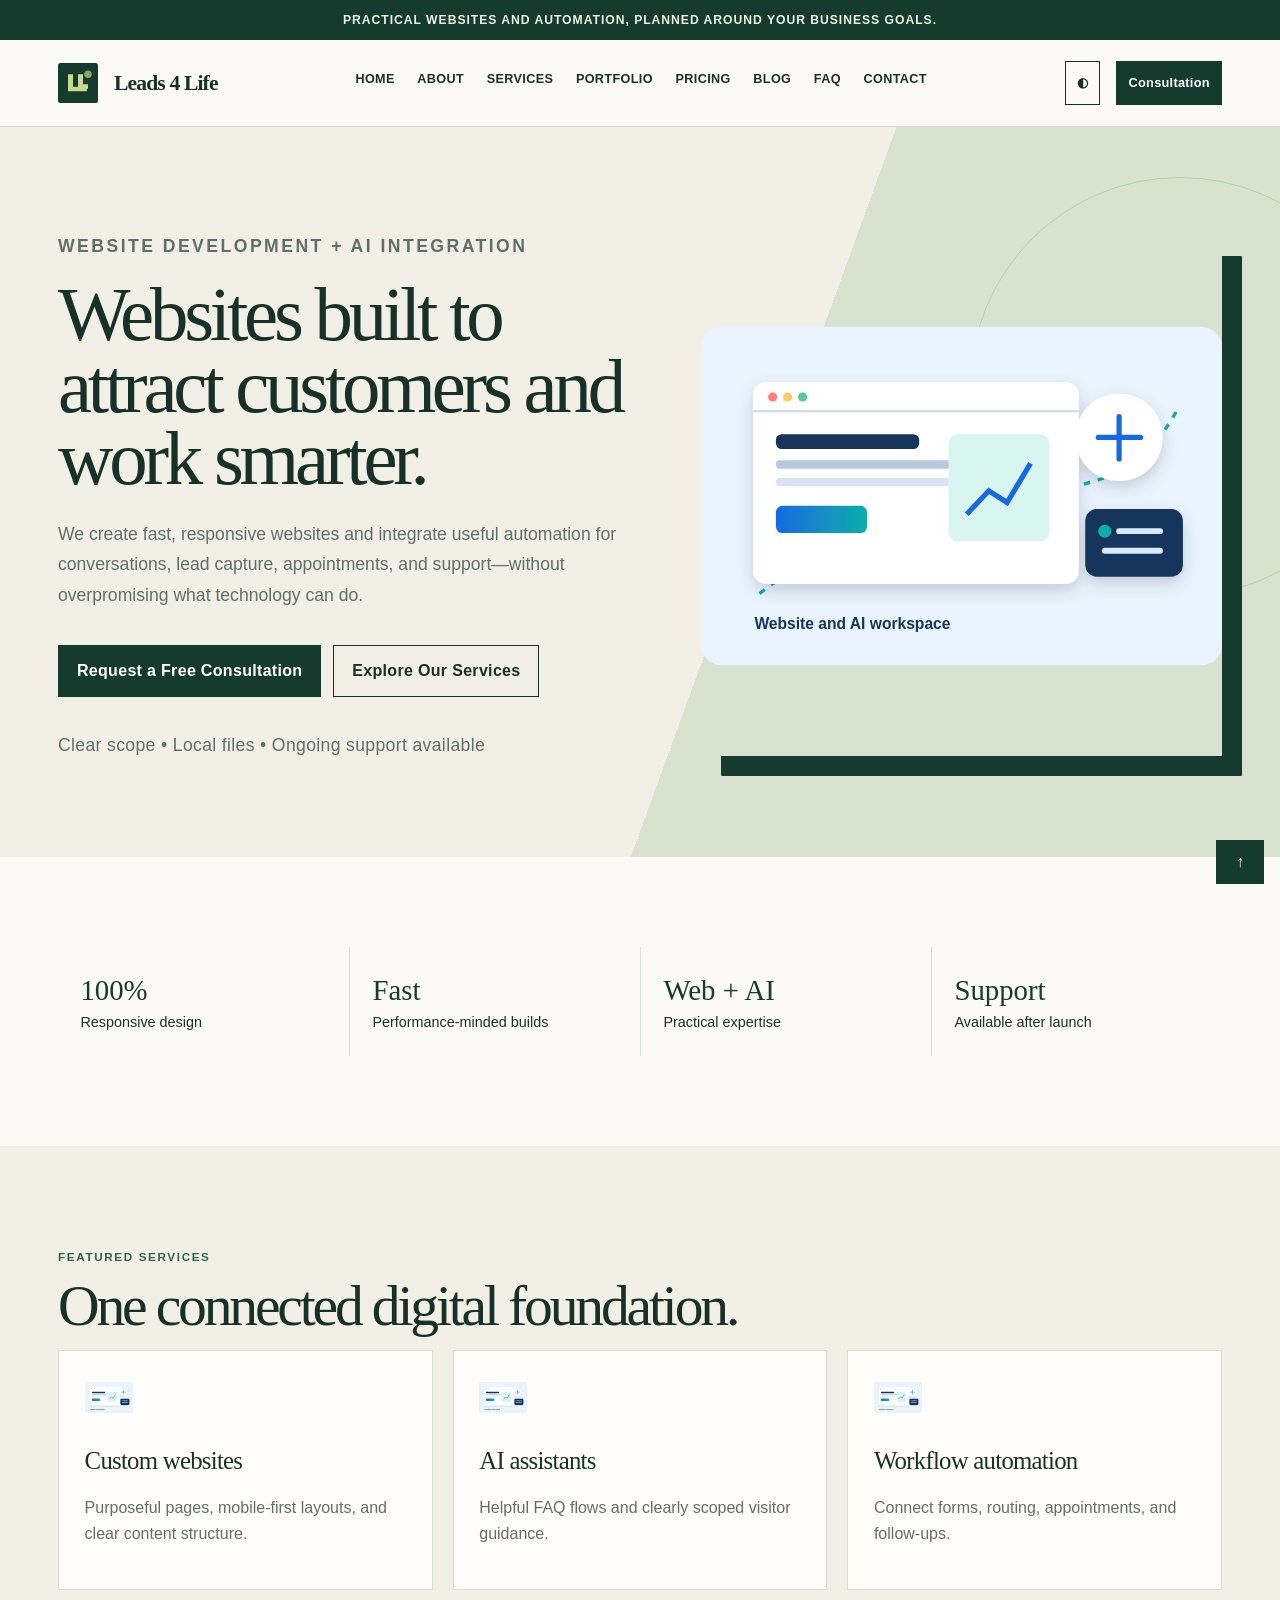
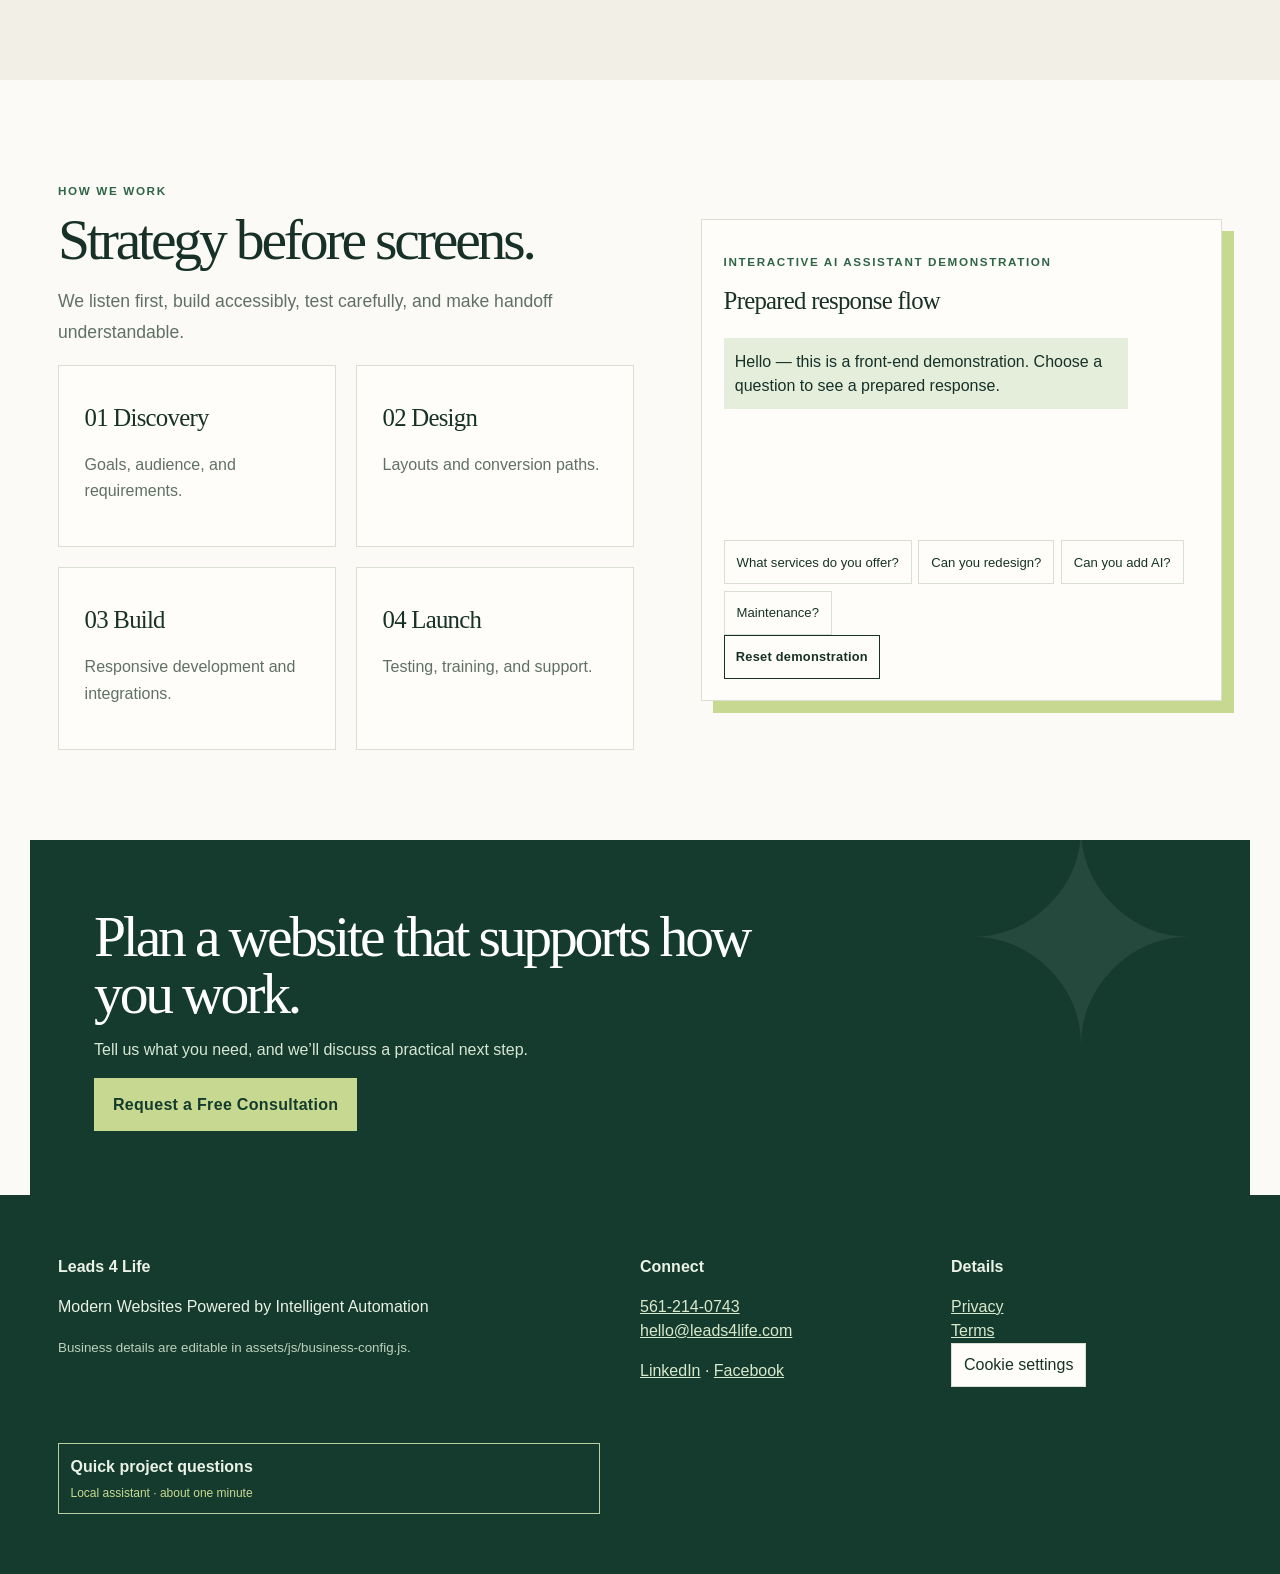
<file: index.html>
<!doctype html><html lang="en"><head><meta charset="utf-8"><meta name="viewport" content="width=device-width,initial-scale=1"><meta name="description" content="Website development and practical AI integration for modern businesses."><meta name="theme-color" content="#071b36"><link rel="canonical" href="https://www.leads4life.com/index.html"><meta property="og:title" content="Web Development & AI Integration | Leads 4 Life"><meta property="og:description" content="Website development and practical AI integration for modern businesses."><meta property="og:image" content="assets/svg/hero-web-ai.svg"><link rel="icon" href="assets/svg/favicon.svg"><link rel="manifest" href="site.webmanifest"><link rel="stylesheet" href="assets/css/tailwind.css"><link rel="stylesheet" href="assets/css/custom.css"><title>Web Development & AI Integration | Leads 4 Life</title></head><body><a class="skip" href="#main">Skip to content</a><div class="announcement">Practical websites and automation, planned around your business goals.</div><header class="header"><div class="shell nav flex items-center justify-between"><a class="brand flex items-center gap-4" href="index.html"><img src="assets/svg/logo.svg" width="35" height="35" alt="Leads 4 Life logo"><span data-business="name">Leads 4 Life</span></a><nav class="links" aria-label="Primary navigation"><a href="index.html">Home</a><a href="about.html">About</a><a href="services.html">Services</a><a href="portfolio.html">Portfolio</a><a href="pricing.html">Pricing</a><a href="blog.html">Blog</a><a href="faq.html">FAQ</a><a href="contact.html">Contact</a></nav><div class="flex gap-4 items-center"><button class="button small secondary" data-theme aria-label="Toggle color theme">◐</button><a class="button small header-cta" href="contact.html">Consultation</a><button class="menu-btn" data-menu-open aria-expanded="false" aria-controls="mobile-menu">☰</button></div></div><nav id="mobile-menu" class="mobile-menu" aria-label="Mobile navigation"><button class="button secondary" data-menu-close>Close menu</button><a href="index.html">Home</a><a href="about.html">About</a><a href="services.html">Services</a><a href="portfolio.html">Portfolio</a><a href="pricing.html">Pricing</a><a href="blog.html">Blog</a><a href="faq.html">FAQ</a><a href="contact.html">Contact</a><a class="button" href="contact.html">Request a Free Consultation</a></nav></header><main id="main">
<section class="hero"><div class="shell hero-grid"><div><p class="eyebrow">Website Development + AI Integration</p><h1>Websites built to attract customers and work smarter.</h1><p>We create fast, responsive websites and integrate useful automation for conversations, lead capture, appointments, and support—without overpromising what technology can do.</p><div class="actions"><a class="button" href="contact.html">Request a Free Consultation</a><a class="button secondary" href="services.html">Explore Our Services</a></div><p class="trust">Clear scope • Local files • Ongoing support available</p></div><img src="assets/svg/hero-web-ai.svg" width="800" height="520" alt="Website dashboard connected to AI tools"></div></section><section class="section"><div class="shell"><div class="stats"><div class="stat"><strong>100%</strong>Responsive design</div><div class="stat"><strong>Fast</strong>Performance-minded builds</div><div class="stat"><strong>Web + AI</strong>Practical expertise</div><div class="stat"><strong>Support</strong>Available after launch</div></div></div></section><section class="section alt"><div class="shell"><p class="eyebrow">Featured services</p><h2>One connected digital foundation.</h2><div class="cards"><article class="card"><img class="icon" src="assets/svg/website-development.svg" width="45" height="45" alt=""><h3>Custom websites</h3><p>Purposeful pages, mobile-first layouts, and clear content structure.</p></article><article class="card"><img class="icon" src="assets/svg/ai-chatbot.svg" width="45" height="45" alt=""><h3>AI assistants</h3><p>Helpful FAQ flows and clearly scoped visitor guidance.</p></article><article class="card"><img class="icon" src="assets/svg/workflow-automation.svg" width="45" height="45" alt=""><h3>Workflow automation</h3><p>Connect forms, routing, appointments, and follow-ups.</p></article></div></div></section><section class="section"><div class="shell split"><div><p class="eyebrow">How we work</p><h2>Strategy before screens.</h2><p class="lead">We listen first, build accessibly, test carefully, and make handoff understandable.</p><div class="cards two"><div class="card"><h3>01 Discovery</h3><p>Goals, audience, and requirements.</p></div><div class="card"><h3>02 Design</h3><p>Layouts and conversion paths.</p></div><div class="card"><h3>03 Build</h3><p>Responsive development and integrations.</p></div><div class="card"><h3>04 Launch</h3><p>Testing, training, and support.</p></div></div></div><div class="chat"><p class="eyebrow">Interactive AI Assistant Demonstration</p><h3>Prepared response flow</h3><div class="messages"><p class="bubble">Hello — this is a front-end demonstration. Choose a question to see a prepared response.</p></div><div class="quick"><button class="filter" data-ai-question="services">What services do you offer?</button><button class="filter" data-ai-question="redesign">Can you redesign?</button><button class="filter" data-ai-question="chatbot">Can you add AI?</button><button class="filter" data-ai-question="maintenance">Maintenance?</button></div><button class="button small secondary" data-ai-reset>Reset demonstration</button></div></div></section><section class="shell cta"><h2>Plan a website that supports how you work.</h2><p>Tell us what you need, and we’ll discuss a practical next step.</p><a class="button" href="contact.html">Request a Free Consultation</a></section>
</main><footer class="footer"><div class="shell footer-grid"><div><strong data-business="name">Leads 4 Life</strong><p>Modern Websites Powered by Intelligent Automation</p><small>Business details are editable in assets/js/business-config.js.</small></div><div><strong>Connect</strong><p><a data-business="phone" href="tel:561-214-0743">561-214-0743</a><br><a data-business="email" href="mailto:hello@leads4life.com">hello@leads4life.com</a></p><a href="#" aria-label="LinkedIn placeholder">LinkedIn</a> · <a href="#" aria-label="Facebook placeholder">Facebook</a></div><div><strong>Details</strong><p><a href="privacy.html">Privacy</a><br><a href="terms.html">Terms</a><br><button class="filter" data-cookie-open>Cookie settings</button></p></div><div class="footer-chat" data-local-chat><button class="local-chat-launch" type="button" data-chat-launch aria-expanded="false" aria-controls="local-chat-panel">Quick project questions <span>Local assistant · about one minute</span></button><section id="local-chat-panel" class="local-chat-panel" data-chat-panel hidden aria-label="Local project questionnaire"><div class="local-chat-top"><div><strong>Let’s start simply</strong><small>Private, local questionnaire</small></div><button class="local-chat-close" type="button" data-chat-close aria-label="Close questionnaire">×</button></div><div data-chat-body></div></section></div></div></footer><button class="back-top" aria-label="Back to top">↑</button><aside class="cookie hidden" aria-label="Cookie preferences"><strong>Cookie preferences</strong><p>This site stores necessary display preferences locally. Optional analytics are not loaded by default.</p><button class="button small" data-cookie="necessary">Save necessary only</button> <button class="button small secondary" data-cookie="analytics">Allow optional analytics</button></aside><script src="assets/js/business-config.js"></script><script src="assets/js/main.js" defer></script><script src="assets/js/local-chatbot.js" defer></script></body></html>
</file>
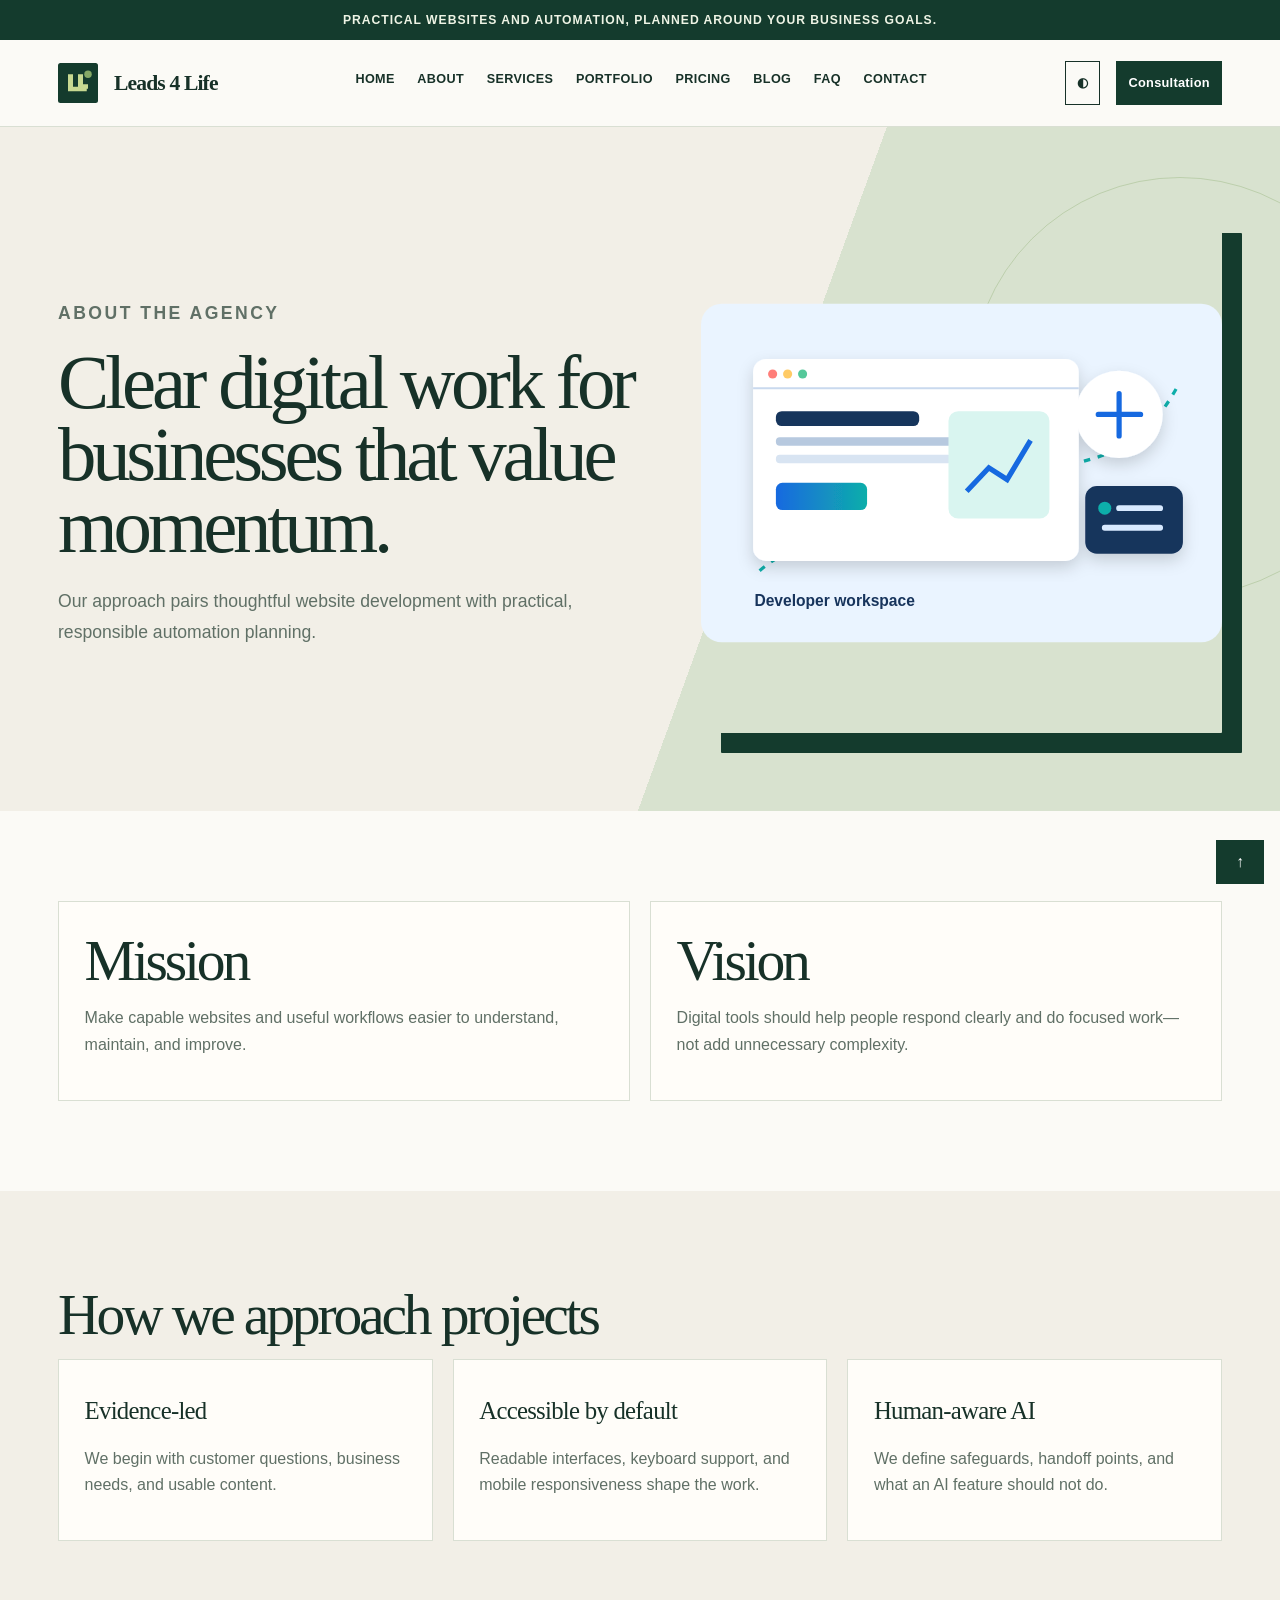
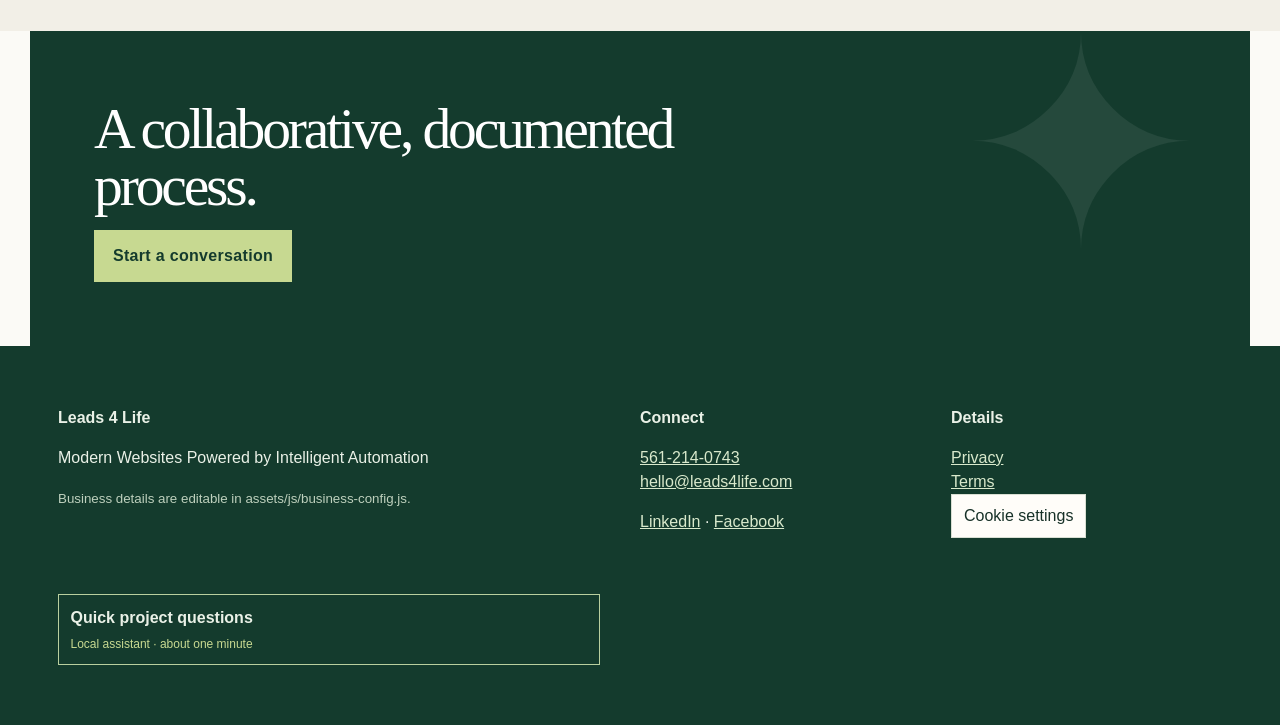
<file: about.html>
<!doctype html><html lang="en"><head><meta charset="utf-8"><meta name="viewport" content="width=device-width,initial-scale=1"><meta name="description" content="Learn about our web development and AI integration approach."><meta name="theme-color" content="#071b36"><link rel="canonical" href="https://www.leads4life.com/about.html"><meta property="og:title" content="About Our Agency | Leads 4 Life"><meta property="og:description" content="Learn about our web development and AI integration approach."><meta property="og:image" content="assets/svg/hero-web-ai.svg"><link rel="icon" href="assets/svg/favicon.svg"><link rel="manifest" href="site.webmanifest"><link rel="stylesheet" href="assets/css/tailwind.css"><link rel="stylesheet" href="assets/css/custom.css"><title>About Our Agency | Leads 4 Life</title></head><body><a class="skip" href="#main">Skip to content</a><div class="announcement">Practical websites and automation, planned around your business goals.</div><header class="header"><div class="shell nav flex items-center justify-between"><a class="brand flex items-center gap-4" href="index.html"><img src="assets/svg/logo.svg" width="35" height="35" alt="Leads 4 Life logo"><span data-business="name">Leads 4 Life</span></a><nav class="links" aria-label="Primary navigation"><a href="index.html">Home</a><a href="about.html">About</a><a href="services.html">Services</a><a href="portfolio.html">Portfolio</a><a href="pricing.html">Pricing</a><a href="blog.html">Blog</a><a href="faq.html">FAQ</a><a href="contact.html">Contact</a></nav><div class="flex gap-4 items-center"><button class="button small secondary" data-theme aria-label="Toggle color theme">◐</button><a class="button small header-cta" href="contact.html">Consultation</a><button class="menu-btn" data-menu-open aria-expanded="false" aria-controls="mobile-menu">☰</button></div></div><nav id="mobile-menu" class="mobile-menu" aria-label="Mobile navigation"><button class="button secondary" data-menu-close>Close menu</button><a href="index.html">Home</a><a href="about.html">About</a><a href="services.html">Services</a><a href="portfolio.html">Portfolio</a><a href="pricing.html">Pricing</a><a href="blog.html">Blog</a><a href="faq.html">FAQ</a><a href="contact.html">Contact</a><a class="button" href="contact.html">Request a Free Consultation</a></nav></header><main id="main">
<section class="hero"><div class="shell split"><div><p class="eyebrow">About the agency</p><h1>Clear digital work for businesses that value momentum.</h1><p class="lead">Our approach pairs thoughtful website development with practical, responsible automation planning.</p></div><img src="assets/svg/team-developer.svg" width="800" height="520" alt="Developer workspace with website and AI workflow"></div></section><section class="section"><div class="shell cards two"><article class="card"><h2>Mission</h2><p>Make capable websites and useful workflows easier to understand, maintain, and improve.</p></article><article class="card"><h2>Vision</h2><p>Digital tools should help people respond clearly and do focused work—not add unnecessary complexity.</p></article></div></section><section class="section alt"><div class="shell"><h2>How we approach projects</h2><div class="cards"><article class="card"><h3>Evidence-led</h3><p>We begin with customer questions, business needs, and usable content.</p></article><article class="card"><h3>Accessible by default</h3><p>Readable interfaces, keyboard support, and mobile responsiveness shape the work.</p></article><article class="card"><h3>Human-aware AI</h3><p>We define safeguards, handoff points, and what an AI feature should not do.</p></article></div></div></section><section class="shell cta"><h2>A collaborative, documented process.</h2><a class="button" href="contact.html">Start a conversation</a></section>
</main><footer class="footer"><div class="shell footer-grid"><div><strong data-business="name">Leads 4 Life</strong><p>Modern Websites Powered by Intelligent Automation</p><small>Business details are editable in assets/js/business-config.js.</small></div><div><strong>Connect</strong><p><a data-business="phone" href="tel:561-214-0743">561-214-0743</a><br><a data-business="email" href="mailto:hello@leads4life.com">hello@leads4life.com</a></p><a href="#" aria-label="LinkedIn placeholder">LinkedIn</a> · <a href="#" aria-label="Facebook placeholder">Facebook</a></div><div><strong>Details</strong><p><a href="privacy.html">Privacy</a><br><a href="terms.html">Terms</a><br><button class="filter" data-cookie-open>Cookie settings</button></p></div><div class="footer-chat" data-local-chat><button class="local-chat-launch" type="button" data-chat-launch aria-expanded="false" aria-controls="local-chat-panel">Quick project questions <span>Local assistant · about one minute</span></button><section id="local-chat-panel" class="local-chat-panel" data-chat-panel hidden aria-label="Local project questionnaire"><div class="local-chat-top"><div><strong>Let’s start simply</strong><small>Private, local questionnaire</small></div><button class="local-chat-close" type="button" data-chat-close aria-label="Close questionnaire">×</button></div><div data-chat-body></div></section></div></div></footer><button class="back-top" aria-label="Back to top">↑</button><aside class="cookie hidden" aria-label="Cookie preferences"><strong>Cookie preferences</strong><p>This site stores necessary display preferences locally. Optional analytics are not loaded by default.</p><button class="button small" data-cookie="necessary">Save necessary only</button> <button class="button small secondary" data-cookie="analytics">Allow optional analytics</button></aside><script src="assets/js/business-config.js"></script><script src="assets/js/main.js" defer></script><script src="assets/js/local-chatbot.js" defer></script></body></html>
</file>
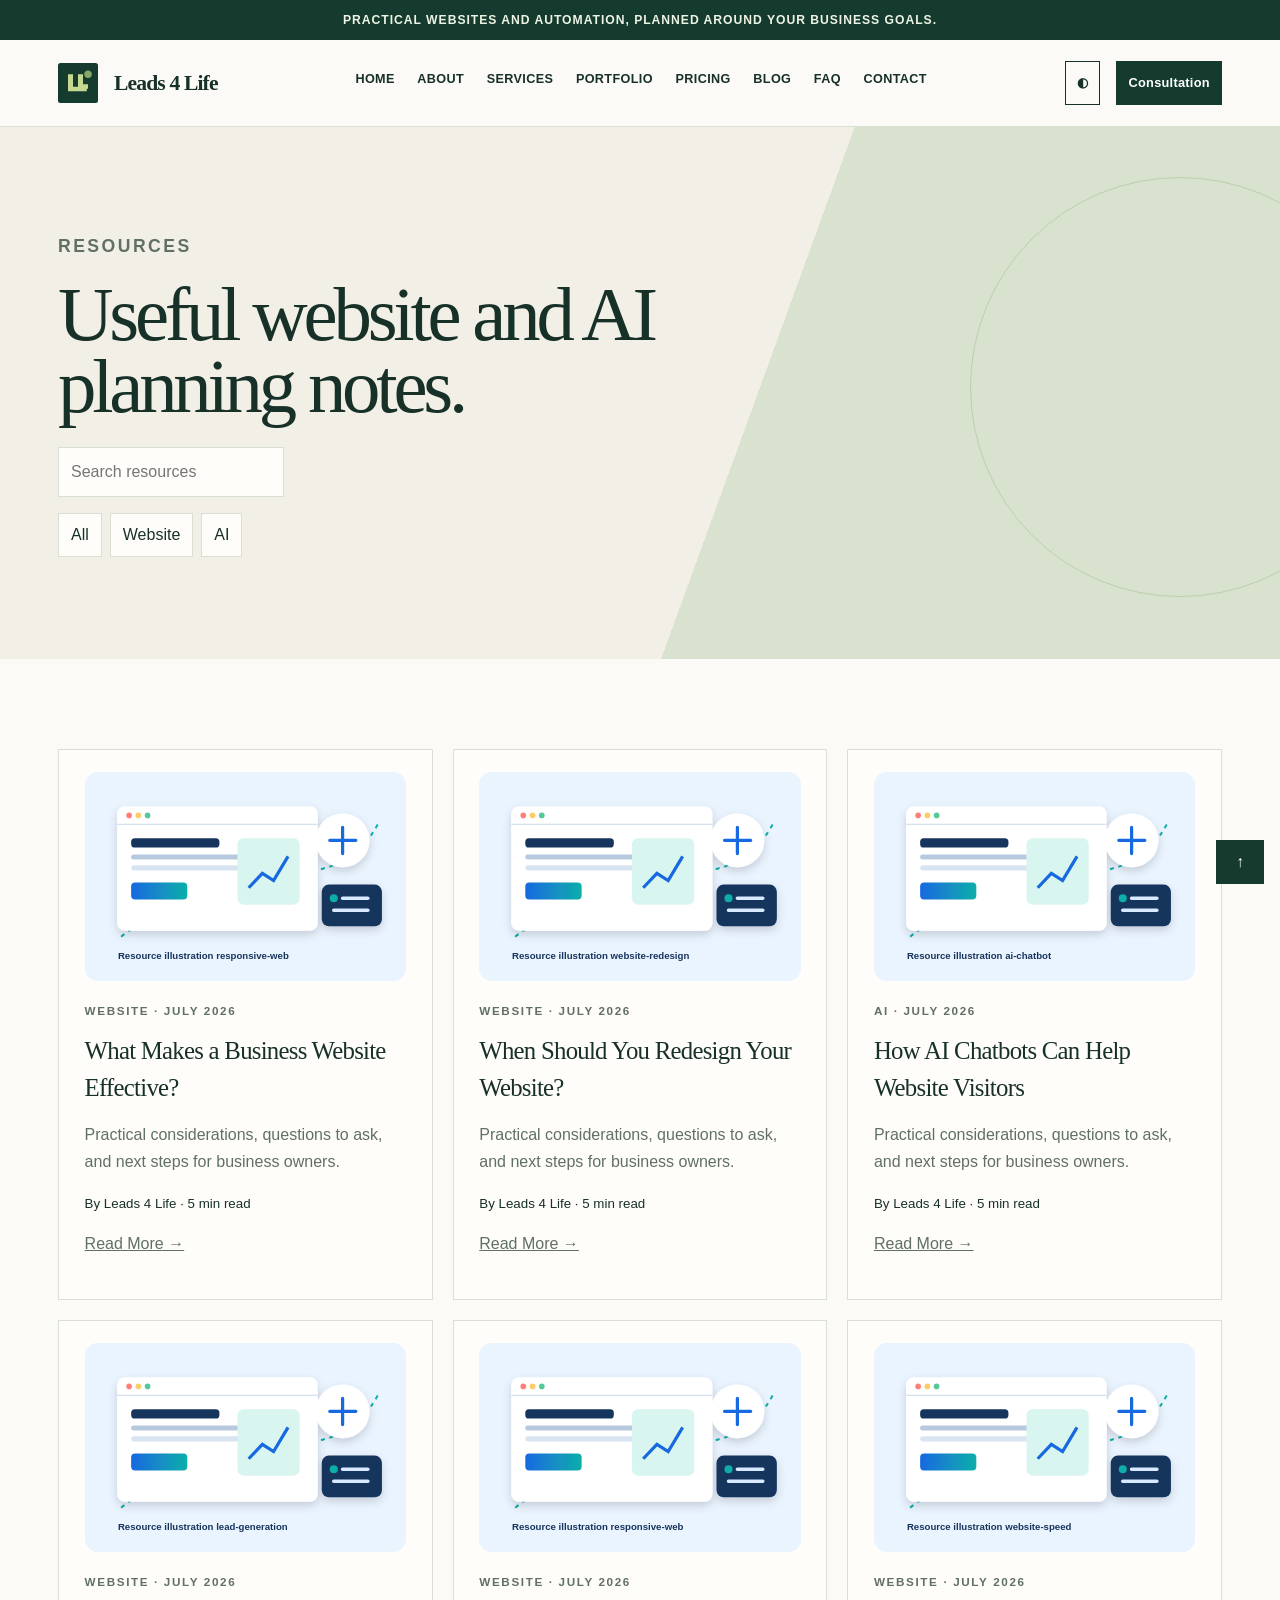
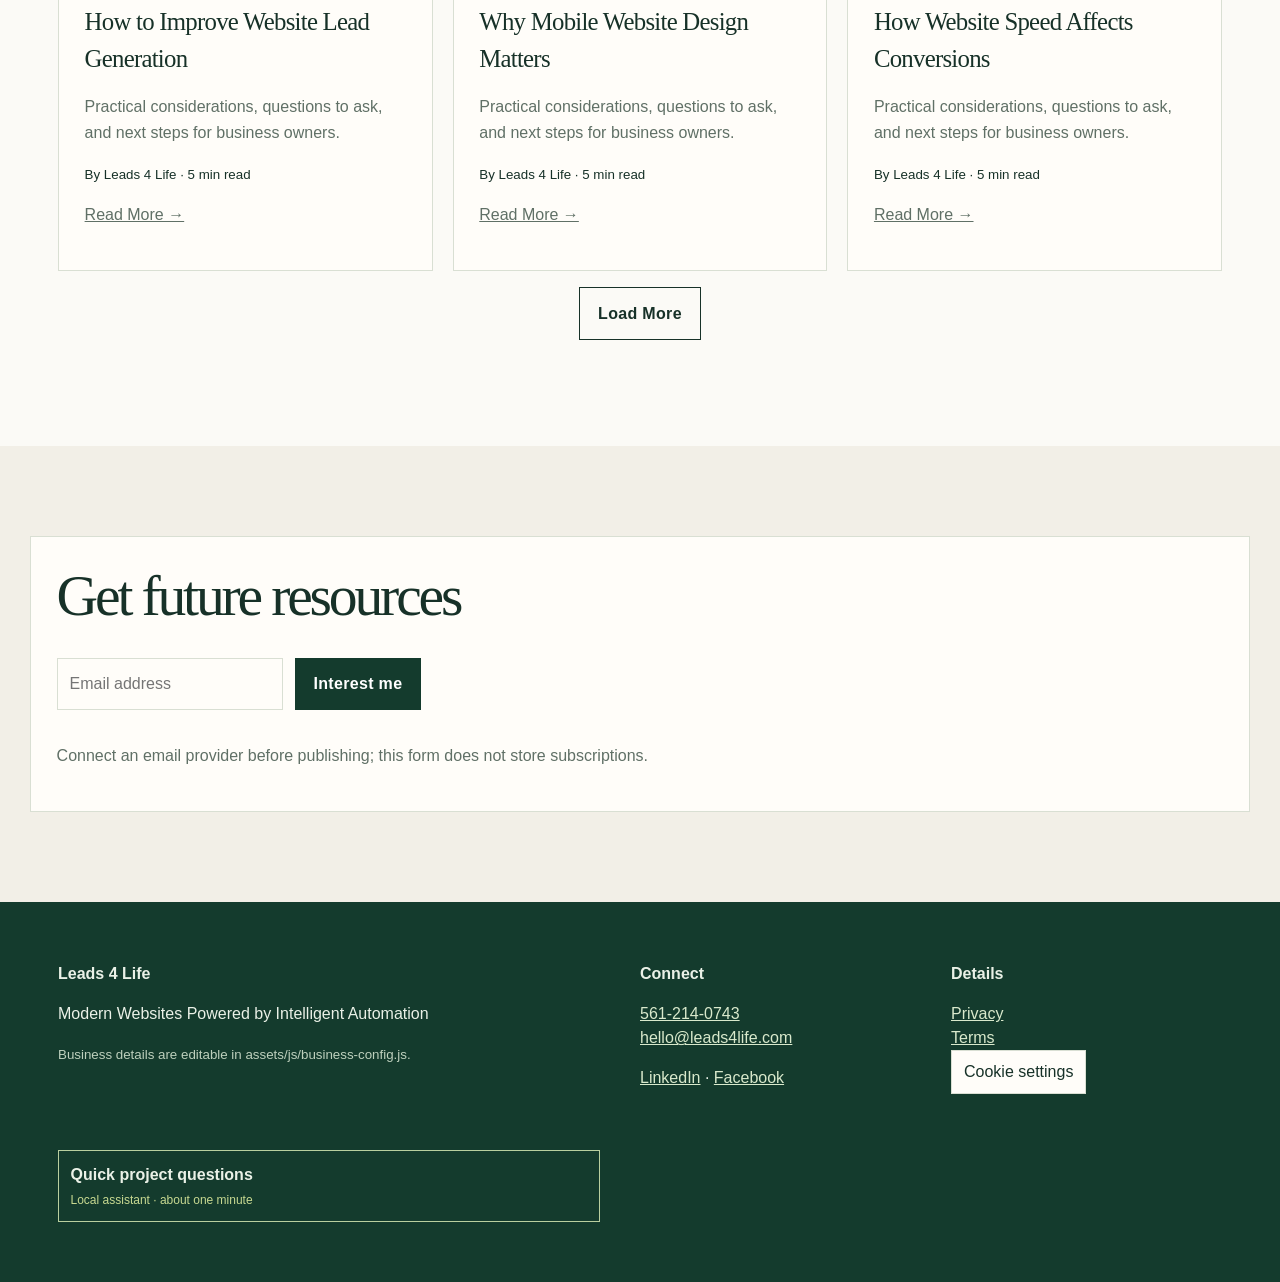
<file: blog.html>
<!doctype html><html lang="en"><head><meta charset="utf-8"><meta name="viewport" content="width=device-width,initial-scale=1"><meta name="description" content="Web development and practical AI resources."><meta name="theme-color" content="#071b36"><link rel="canonical" href="https://www.leads4life.com/blog.html"><meta property="og:title" content="Resources | Leads 4 Life"><meta property="og:description" content="Web development and practical AI resources."><meta property="og:image" content="assets/svg/hero-web-ai.svg"><link rel="icon" href="assets/svg/favicon.svg"><link rel="manifest" href="site.webmanifest"><link rel="stylesheet" href="assets/css/tailwind.css"><link rel="stylesheet" href="assets/css/custom.css"><title>Resources | Leads 4 Life</title></head><body><a class="skip" href="#main">Skip to content</a><div class="announcement">Practical websites and automation, planned around your business goals.</div><header class="header"><div class="shell nav flex items-center justify-between"><a class="brand flex items-center gap-4" href="index.html"><img src="assets/svg/logo.svg" width="35" height="35" alt="Leads 4 Life logo"><span data-business="name">Leads 4 Life</span></a><nav class="links" aria-label="Primary navigation"><a href="index.html">Home</a><a href="about.html">About</a><a href="services.html">Services</a><a href="portfolio.html">Portfolio</a><a href="pricing.html">Pricing</a><a href="blog.html">Blog</a><a href="faq.html">FAQ</a><a href="contact.html">Contact</a></nav><div class="flex gap-4 items-center"><button class="button small secondary" data-theme aria-label="Toggle color theme">◐</button><a class="button small header-cta" href="contact.html">Consultation</a><button class="menu-btn" data-menu-open aria-expanded="false" aria-controls="mobile-menu">☰</button></div></div><nav id="mobile-menu" class="mobile-menu" aria-label="Mobile navigation"><button class="button secondary" data-menu-close>Close menu</button><a href="index.html">Home</a><a href="about.html">About</a><a href="services.html">Services</a><a href="portfolio.html">Portfolio</a><a href="pricing.html">Pricing</a><a href="blog.html">Blog</a><a href="faq.html">FAQ</a><a href="contact.html">Contact</a><a class="button" href="contact.html">Request a Free Consultation</a></nav></header><main id="main">
<section class="hero"><div class="shell"><p class="eyebrow">Resources</p><h1>Useful website and AI planning notes.</h1><input data-blog-search aria-label="Search articles" placeholder="Search resources"><div class="filters"><button class="filter" data-blog-filter="all">All</button><button class="filter" data-blog-filter="Website">Website</button><button class="filter" data-blog-filter="AI">AI</button></div></div></section><section class="section"><div class="shell cards">
<article class="card" data-article data-category="Website"><img src="assets/svg/blog-responsive-web.svg" loading="lazy" width="800" height="520" alt="What Makes a Business Website Effective? illustration"><p class="eyebrow">Website · July 2026</p><h3>What Makes a Business Website Effective?</h3><p>Practical considerations, questions to ask, and next steps for business owners.</p><small>By Leads 4 Life · 5 min read</small><p><a href="contact.html">Read More →</a></p></article>
<article class="card" data-article data-category="Website"><img src="assets/svg/blog-website-redesign.svg" loading="lazy" width="800" height="520" alt="When Should You Redesign Your Website? illustration"><p class="eyebrow">Website · July 2026</p><h3>When Should You Redesign Your Website?</h3><p>Practical considerations, questions to ask, and next steps for business owners.</p><small>By Leads 4 Life · 5 min read</small><p><a href="contact.html">Read More →</a></p></article>
<article class="card" data-article data-category="AI"><img src="assets/svg/blog-ai-chatbot.svg" loading="lazy" width="800" height="520" alt="How AI Chatbots Can Help Website Visitors illustration"><p class="eyebrow">AI · July 2026</p><h3>How AI Chatbots Can Help Website Visitors</h3><p>Practical considerations, questions to ask, and next steps for business owners.</p><small>By Leads 4 Life · 5 min read</small><p><a href="contact.html">Read More →</a></p></article>
<article class="card" data-article data-category="Website"><img src="assets/svg/blog-lead-generation.svg" loading="lazy" width="800" height="520" alt="How to Improve Website Lead Generation illustration"><p class="eyebrow">Website · July 2026</p><h3>How to Improve Website Lead Generation</h3><p>Practical considerations, questions to ask, and next steps for business owners.</p><small>By Leads 4 Life · 5 min read</small><p><a href="contact.html">Read More →</a></p></article>
<article class="card" data-article data-category="Website"><img src="assets/svg/blog-responsive-web.svg" loading="lazy" width="800" height="520" alt="Why Mobile Website Design Matters illustration"><p class="eyebrow">Website · July 2026</p><h3>Why Mobile Website Design Matters</h3><p>Practical considerations, questions to ask, and next steps for business owners.</p><small>By Leads 4 Life · 5 min read</small><p><a href="contact.html">Read More →</a></p></article>
<article class="card" data-article data-category="Website"><img src="assets/svg/blog-website-speed.svg" loading="lazy" width="800" height="520" alt="How Website Speed Affects Conversions illustration"><p class="eyebrow">Website · July 2026</p><h3>How Website Speed Affects Conversions</h3><p>Practical considerations, questions to ask, and next steps for business owners.</p><small>By Leads 4 Life · 5 min read</small><p><a href="contact.html">Read More →</a></p></article>
<article class="card" data-article data-category="AI"><img src="assets/svg/blog-ai-forms.svg" loading="lazy" width="800" height="520" alt="What Is AI Lead Qualification? illustration"><p class="eyebrow">AI · July 2026</p><h3>What Is AI Lead Qualification?</h3><p>Practical considerations, questions to ask, and next steps for business owners.</p><small>By Leads 4 Life · 5 min read</small><p><a href="contact.html">Read More →</a></p></article>
<article class="card" data-article data-category="AI"><img src="assets/svg/blog-ai-forms.svg" loading="lazy" width="800" height="520" alt="Website Automation Ideas for Small Businesses illustration"><p class="eyebrow">AI · July 2026</p><h3>Website Automation Ideas for Small Businesses</h3><p>Practical considerations, questions to ask, and next steps for business owners.</p><small>By Leads 4 Life · 5 min read</small><p><a href="contact.html">Read More →</a></p></article>
<article class="card" data-article data-category="Website"><img src="assets/svg/blog-lead-generation.svg" loading="lazy" width="800" height="520" alt="What to Include on a Service-Business Website illustration"><p class="eyebrow">Website · July 2026</p><h3>What to Include on a Service-Business Website</h3><p>Practical considerations, questions to ask, and next steps for business owners.</p><small>By Leads 4 Life · 5 min read</small><p><a href="contact.html">Read More →</a></p></article>
</div><p class="text-center"><button class="button secondary" data-load-more>Load More</button></p></section><section class="section alt"><div class="shell card"><h2>Get future resources</h2><form data-newsletter class="actions"><input type="email" required placeholder="Email address" aria-label="Email address"><button class="button">Interest me</button></form><p data-newsletter-status>Connect an email provider before publishing; this form does not store subscriptions.</p></div></section>
</main><footer class="footer"><div class="shell footer-grid"><div><strong data-business="name">Leads 4 Life</strong><p>Modern Websites Powered by Intelligent Automation</p><small>Business details are editable in assets/js/business-config.js.</small></div><div><strong>Connect</strong><p><a data-business="phone" href="tel:561-214-0743">561-214-0743</a><br><a data-business="email" href="mailto:hello@leads4life.com">hello@leads4life.com</a></p><a href="#" aria-label="LinkedIn placeholder">LinkedIn</a> · <a href="#" aria-label="Facebook placeholder">Facebook</a></div><div><strong>Details</strong><p><a href="privacy.html">Privacy</a><br><a href="terms.html">Terms</a><br><button class="filter" data-cookie-open>Cookie settings</button></p></div><div class="footer-chat" data-local-chat><button class="local-chat-launch" type="button" data-chat-launch aria-expanded="false" aria-controls="local-chat-panel">Quick project questions <span>Local assistant · about one minute</span></button><section id="local-chat-panel" class="local-chat-panel" data-chat-panel hidden aria-label="Local project questionnaire"><div class="local-chat-top"><div><strong>Let’s start simply</strong><small>Private, local questionnaire</small></div><button class="local-chat-close" type="button" data-chat-close aria-label="Close questionnaire">×</button></div><div data-chat-body></div></section></div></div></footer><button class="back-top" aria-label="Back to top">↑</button><aside class="cookie hidden" aria-label="Cookie preferences"><strong>Cookie preferences</strong><p>This site stores necessary display preferences locally. Optional analytics are not loaded by default.</p><button class="button small" data-cookie="necessary">Save necessary only</button> <button class="button small secondary" data-cookie="analytics">Allow optional analytics</button></aside><script src="assets/js/business-config.js"></script><script src="assets/js/main.js" defer></script><script src="assets/js/blog.js" defer></script><script src="assets/js/local-chatbot.js" defer></script></body></html>
</file>
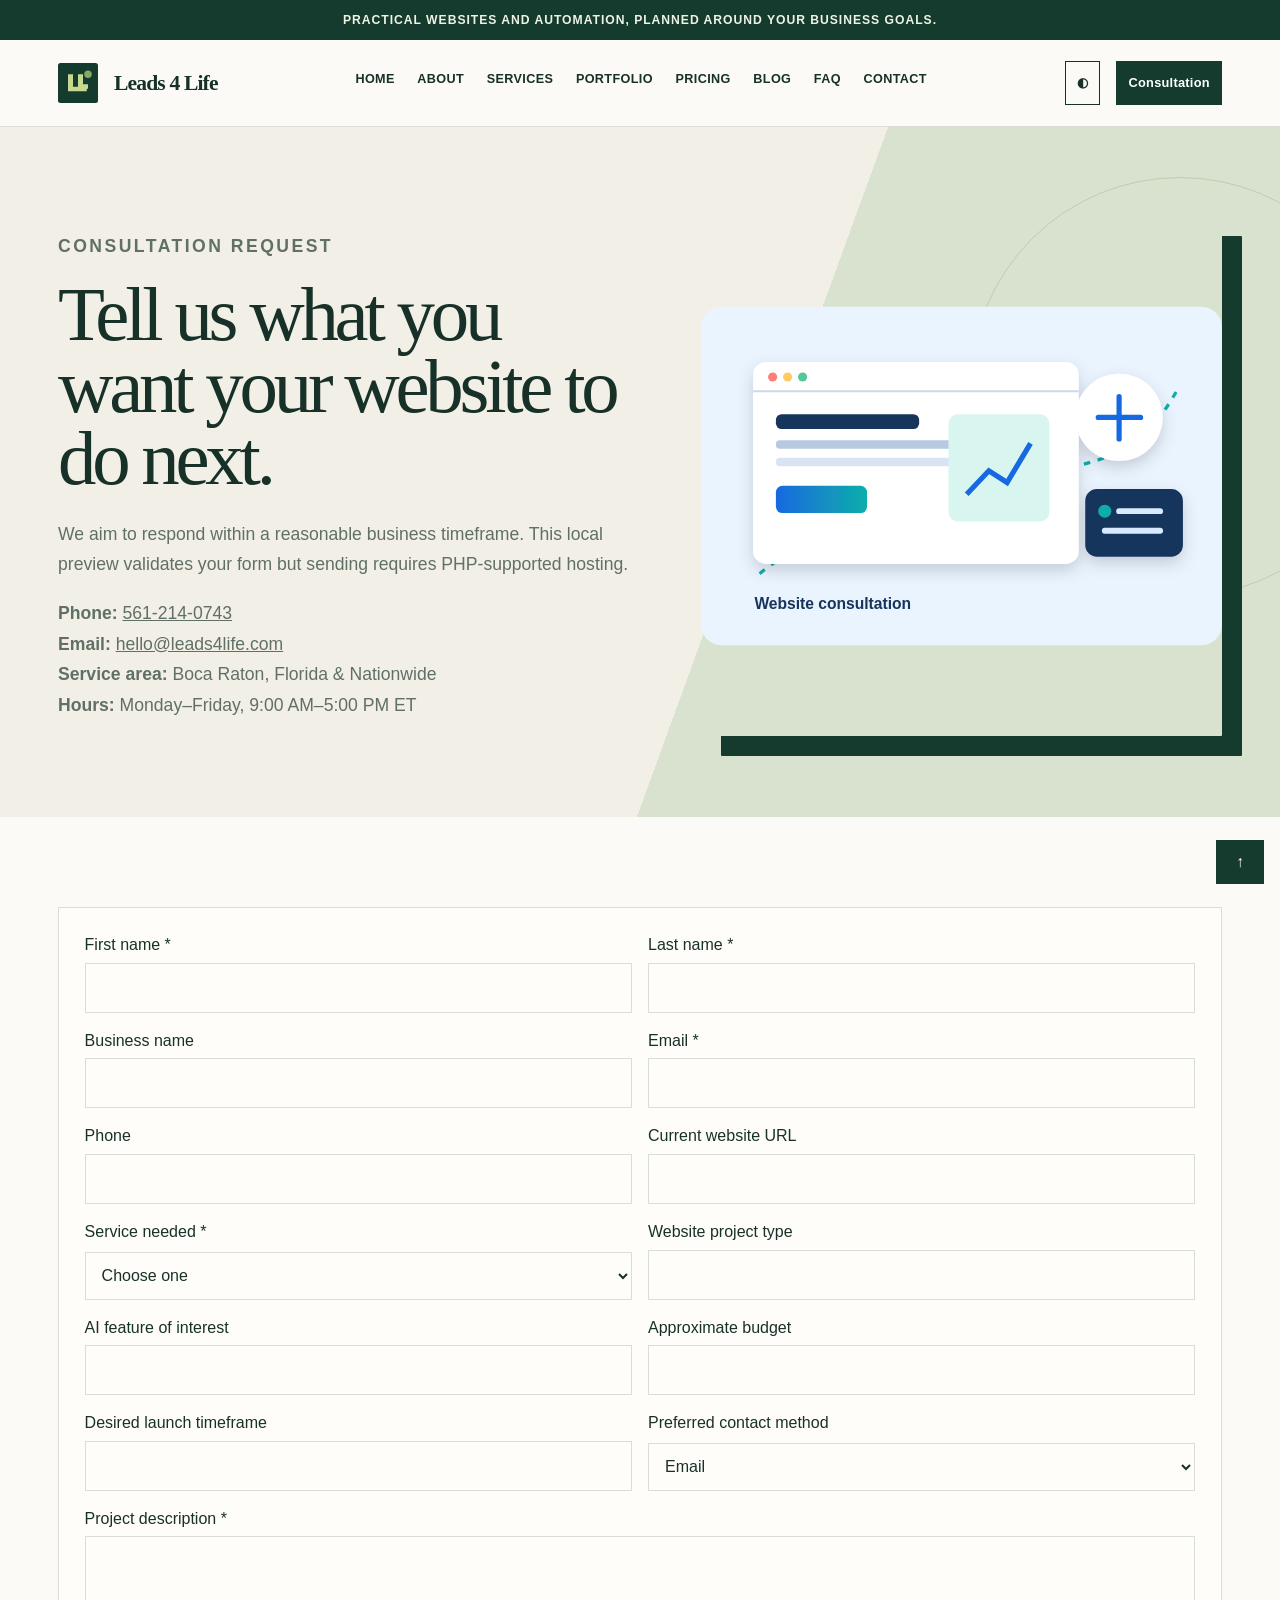
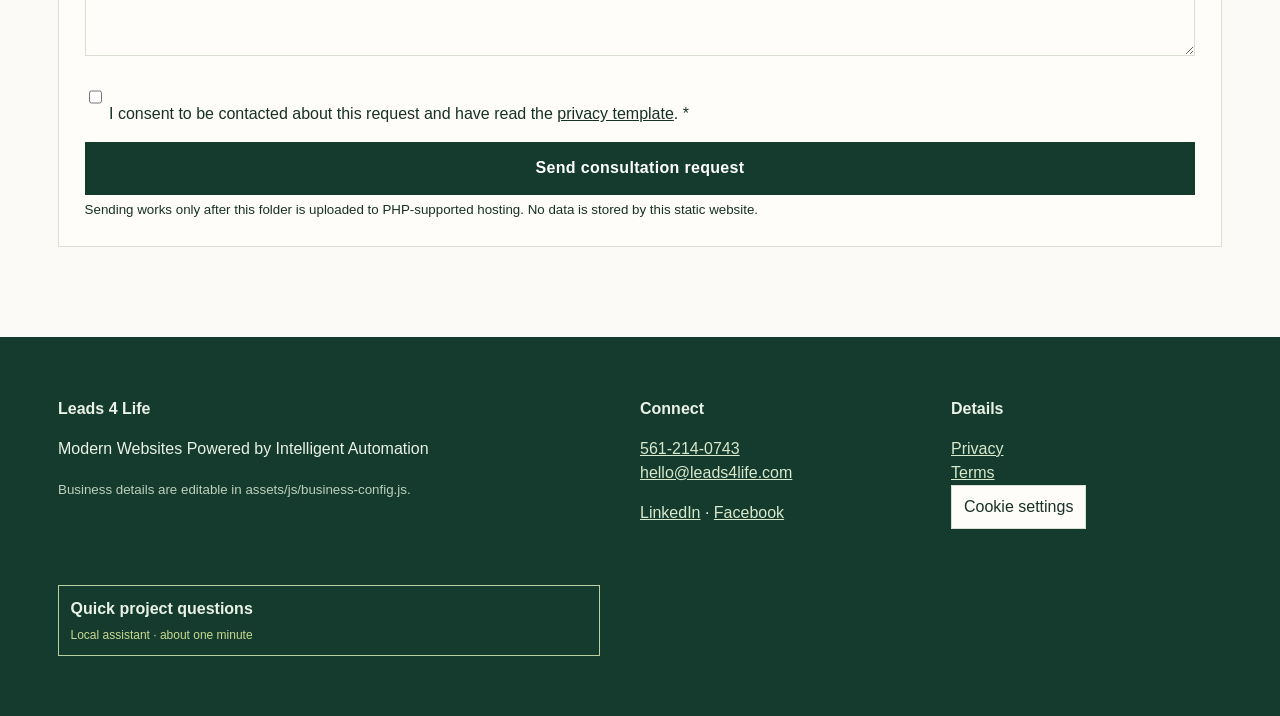
<file: contact.html>
<!doctype html><html lang="en"><head><meta charset="utf-8"><meta name="viewport" content="width=device-width,initial-scale=1"><meta name="description" content="Request a website development and AI integration consultation."><meta name="theme-color" content="#071b36"><link rel="canonical" href="https://www.leads4life.com/contact.html"><meta property="og:title" content="Request a Consultation | Leads 4 Life"><meta property="og:description" content="Request a website development and AI integration consultation."><meta property="og:image" content="assets/svg/hero-web-ai.svg"><link rel="icon" href="assets/svg/favicon.svg"><link rel="manifest" href="site.webmanifest"><link rel="stylesheet" href="assets/css/tailwind.css"><link rel="stylesheet" href="assets/css/custom.css"><title>Request a Consultation | Leads 4 Life</title></head><body><a class="skip" href="#main">Skip to content</a><div class="announcement">Practical websites and automation, planned around your business goals.</div><header class="header"><div class="shell nav flex items-center justify-between"><a class="brand flex items-center gap-4" href="index.html"><img src="assets/svg/logo.svg" width="35" height="35" alt="Leads 4 Life logo"><span data-business="name">Leads 4 Life</span></a><nav class="links" aria-label="Primary navigation"><a href="index.html">Home</a><a href="about.html">About</a><a href="services.html">Services</a><a href="portfolio.html">Portfolio</a><a href="pricing.html">Pricing</a><a href="blog.html">Blog</a><a href="faq.html">FAQ</a><a href="contact.html">Contact</a></nav><div class="flex gap-4 items-center"><button class="button small secondary" data-theme aria-label="Toggle color theme">◐</button><a class="button small header-cta" href="contact.html">Consultation</a><button class="menu-btn" data-menu-open aria-expanded="false" aria-controls="mobile-menu">☰</button></div></div><nav id="mobile-menu" class="mobile-menu" aria-label="Mobile navigation"><button class="button secondary" data-menu-close>Close menu</button><a href="index.html">Home</a><a href="about.html">About</a><a href="services.html">Services</a><a href="portfolio.html">Portfolio</a><a href="pricing.html">Pricing</a><a href="blog.html">Blog</a><a href="faq.html">FAQ</a><a href="contact.html">Contact</a><a class="button" href="contact.html">Request a Free Consultation</a></nav></header><main id="main">
<section class="hero"><div class="shell split"><div><p class="eyebrow">Consultation request</p><h1>Tell us what you want your website to do next.</h1><p class="lead">We aim to respond within a reasonable business timeframe. This local preview validates your form but sending requires PHP-supported hosting.</p><p><strong>Phone:</strong> <a data-business="phone" href="tel:561-214-0743">561-214-0743</a><br><strong>Email:</strong> <a data-business="email" href="mailto:hello@leads4life.com">hello@leads4life.com</a><br><strong>Service area:</strong> <span data-business="area">Boca Raton, Florida & Nationwide</span><br><strong>Hours:</strong> <span data-business="hours">Monday–Friday, 9:00 AM–5:00 PM ET</span></p></div><img src="assets/svg/consultation.svg" width="800" height="520" alt="Website consultation with form, assistant, and calendar"></div></section><section class="section"><div class="shell"><div data-form-status aria-live="polite"></div><form class="card form-grid" data-contact-form action="contact-handler.php" method="POST"><div class="field"><label for="first_name">First name *</label><input id="first_name" name="first_name" required maxlength="80"></div><div class="field"><label for="last_name">Last name *</label><input id="last_name" name="last_name" required maxlength="80"></div><div class="field"><label for="business_name">Business name</label><input id="business_name" name="business_name" maxlength="120"></div><div class="field"><label for="email">Email *</label><input id="email" name="email" type="email" required maxlength="160"></div><div class="field"><label for="phone">Phone</label><input id="phone" name="phone" maxlength="40"></div><div class="field"><label for="website">Current website URL</label><input id="website" name="website" type="url" maxlength="200"></div><div class="field"><label for="service">Service needed *</label><select id="service" name="service" required><option value="">Choose one</option><option>New Website</option><option>Website Redesign</option><option>Landing Page</option><option>Ecommerce Website</option><option>AI Chatbot</option><option>AI Lead Qualification</option><option>Website Automation</option><option>Website Maintenance</option><option>Other</option></select></div><div class="field"><label for="project_type">Website project type</label><input id="project_type" name="project_type" maxlength="80"></div><div class="field"><label for="ai_feature">AI feature of interest</label><input id="ai_feature" name="ai_feature" maxlength="100"></div><div class="field"><label for="budget">Approximate budget</label><input id="budget" name="budget" maxlength="80"></div><div class="field"><label for="timeframe">Desired launch timeframe</label><input id="timeframe" name="timeframe" maxlength="80"></div><div class="field"><label for="contact_method">Preferred contact method</label><select id="contact_method" name="contact_method"><option>Email</option><option>Phone</option></select></div><div class="field full"><label for="description">Project description *</label><textarea id="description" name="description" required maxlength="3000"></textarea></div><div class="field full" style="position:absolute;left:-9999px"><label>Leave empty <input name="company_website" tabindex="-1" autocomplete="off"></label></div><div class="field full"><label><input type="checkbox" name="consent" required> I consent to be contacted about this request and have read the <a href="privacy.html">privacy template</a>. *</label></div><div class="field full"><button class="button">Send consultation request</button><small>Sending works only after this folder is uploaded to PHP-supported hosting. No data is stored by this static website.</small></div></form></div></section>
</main><footer class="footer"><div class="shell footer-grid"><div><strong data-business="name">Leads 4 Life</strong><p>Modern Websites Powered by Intelligent Automation</p><small>Business details are editable in assets/js/business-config.js.</small></div><div><strong>Connect</strong><p><a data-business="phone" href="tel:561-214-0743">561-214-0743</a><br><a data-business="email" href="mailto:hello@leads4life.com">hello@leads4life.com</a></p><a href="#" aria-label="LinkedIn placeholder">LinkedIn</a> · <a href="#" aria-label="Facebook placeholder">Facebook</a></div><div><strong>Details</strong><p><a href="privacy.html">Privacy</a><br><a href="terms.html">Terms</a><br><button class="filter" data-cookie-open>Cookie settings</button></p></div><div class="footer-chat" data-local-chat><button class="local-chat-launch" type="button" data-chat-launch aria-expanded="false" aria-controls="local-chat-panel">Quick project questions <span>Local assistant · about one minute</span></button><section id="local-chat-panel" class="local-chat-panel" data-chat-panel hidden aria-label="Local project questionnaire"><div class="local-chat-top"><div><strong>Let’s start simply</strong><small>Private, local questionnaire</small></div><button class="local-chat-close" type="button" data-chat-close aria-label="Close questionnaire">×</button></div><div data-chat-body></div></section></div></div></footer><button class="back-top" aria-label="Back to top">↑</button><aside class="cookie hidden" aria-label="Cookie preferences"><strong>Cookie preferences</strong><p>This site stores necessary display preferences locally. Optional analytics are not loaded by default.</p><button class="button small" data-cookie="necessary">Save necessary only</button> <button class="button small secondary" data-cookie="analytics">Allow optional analytics</button></aside><script src="assets/js/business-config.js"></script><script src="assets/js/main.js" defer></script><script src="assets/js/contact.js" defer></script><script src="assets/js/local-chatbot.js" defer></script></body></html>
</file>
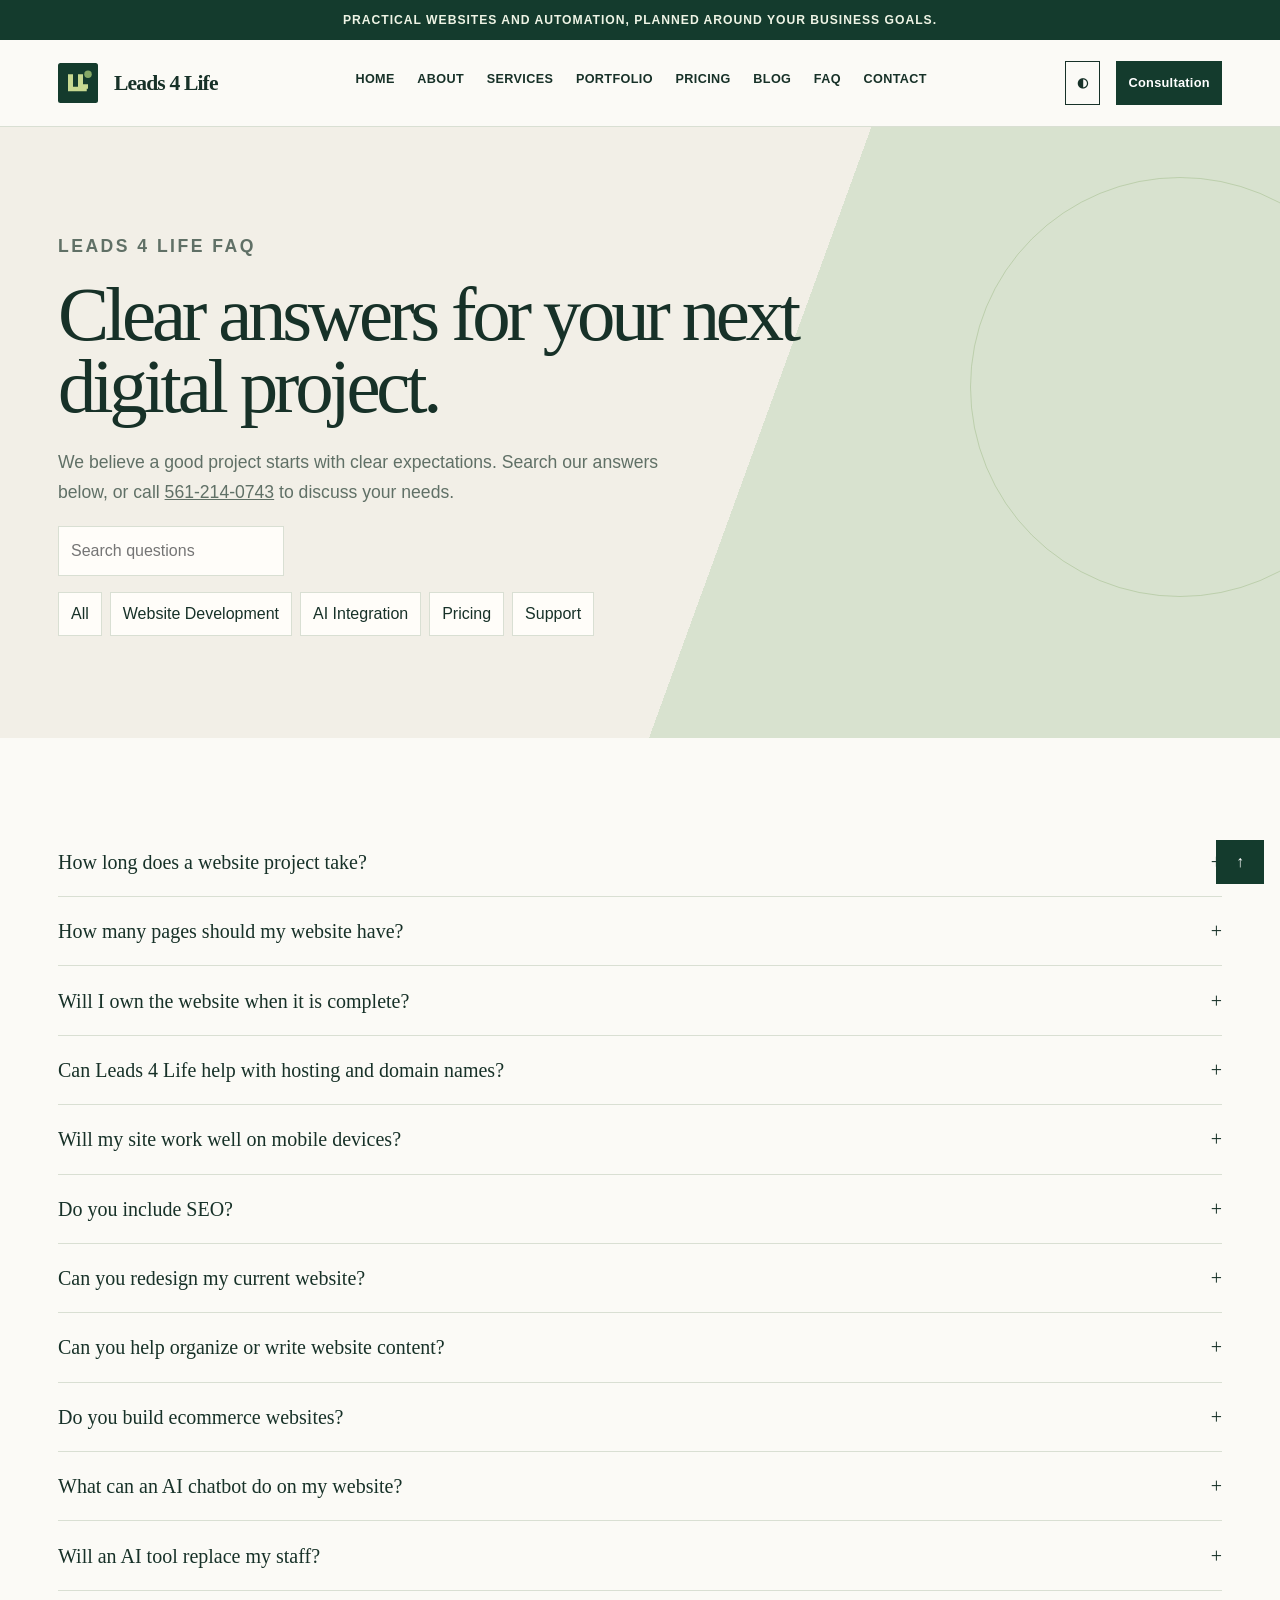
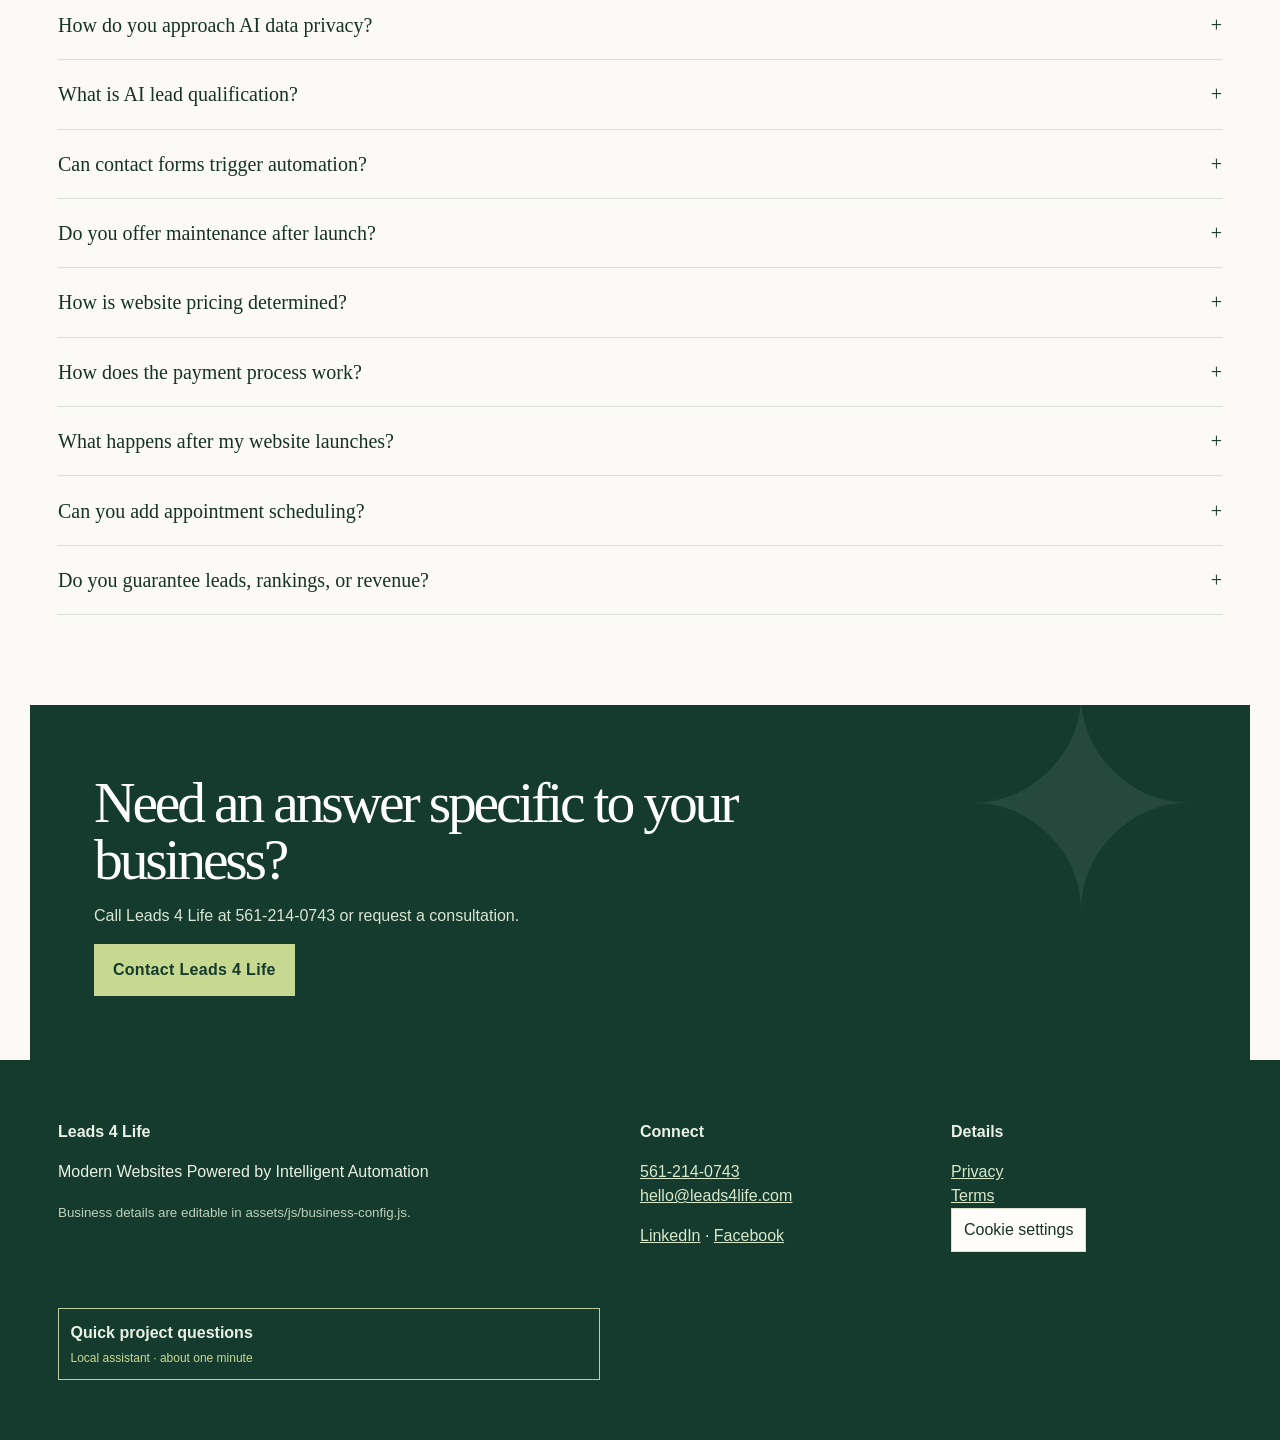
<file: faq.html>
<!doctype html><html lang="en"><head><meta charset="utf-8"><meta name="viewport" content="width=device-width,initial-scale=1"><meta name="description" content="Frequently asked questions about websites and AI integration."><meta name="theme-color" content="#071b36"><link rel="canonical" href="https://www.leads4life.com/faq.html"><meta property="og:title" content="Frequently Asked Questions | Leads 4 Life"><meta property="og:description" content="Frequently asked questions about websites and AI integration."><meta property="og:image" content="assets/svg/hero-web-ai.svg"><link rel="icon" href="assets/svg/favicon.svg"><link rel="manifest" href="site.webmanifest"><link rel="stylesheet" href="assets/css/tailwind.css"><link rel="stylesheet" href="assets/css/custom.css"><title>Frequently Asked Questions | Leads 4 Life</title></head><body><a class="skip" href="#main">Skip to content</a><div class="announcement">Practical websites and automation, planned around your business goals.</div><header class="header"><div class="shell nav flex items-center justify-between"><a class="brand flex items-center gap-4" href="index.html"><img src="assets/svg/logo.svg" width="35" height="35" alt="Leads 4 Life logo"><span data-business="name">Leads 4 Life</span></a><nav class="links" aria-label="Primary navigation"><a href="index.html">Home</a><a href="about.html">About</a><a href="services.html">Services</a><a href="portfolio.html">Portfolio</a><a href="pricing.html">Pricing</a><a href="blog.html">Blog</a><a href="faq.html">FAQ</a><a href="contact.html">Contact</a></nav><div class="flex gap-4 items-center"><button class="button small secondary" data-theme aria-label="Toggle color theme">◐</button><a class="button small header-cta" href="contact.html">Consultation</a><button class="menu-btn" data-menu-open aria-expanded="false" aria-controls="mobile-menu">☰</button></div></div><nav id="mobile-menu" class="mobile-menu" aria-label="Mobile navigation"><button class="button secondary" data-menu-close>Close menu</button><a href="index.html">Home</a><a href="about.html">About</a><a href="services.html">Services</a><a href="portfolio.html">Portfolio</a><a href="pricing.html">Pricing</a><a href="blog.html">Blog</a><a href="faq.html">FAQ</a><a href="contact.html">Contact</a><a class="button" href="contact.html">Request a Free Consultation</a></nav></header><main id="main"><section class="hero"><div class="shell"><p class="eyebrow">Leads 4 Life FAQ</p><h1>Clear answers for your next digital project.</h1><p class="lead">We believe a good project starts with clear expectations. Search our answers below, or call <a href="tel:5612140743">561-214-0743</a> to discuss your needs.</p><input data-faq-search aria-label="Search frequently asked questions" placeholder="Search questions"><div class="filters"><button class="filter" data-faq-filter="all">All</button><button class="filter" data-faq-filter="Website">Website Development</button><button class="filter" data-faq-filter="AI">AI Integration</button><button class="filter" data-faq-filter="Pricing">Pricing</button><button class="filter" data-faq-filter="Support">Support</button></div></div></section>
<section class="section"><div class="shell">
<article class="accordion" data-faq data-category="Website"><button aria-expanded="false">How long does a website project take?<span>+</span></button><div class="answer" hidden>Most projects move through discovery, content, design, development, testing, and launch. Timing depends on page count, available content, decision-making speed, and integrations. Before work begins, Leads 4 Life provides a practical milestone plan so you know what information and approvals are needed at each stage.</div></article>
<article class="accordion" data-faq data-category="Website"><button aria-expanded="false">How many pages should my website have?<span>+</span></button><div class="answer" hidden>There is no one-size-fits-all page count. We recommend pages based on what your visitors need to understand, compare, and do—typically core service pages, an about page, a contact path, and helpful supporting content. We will help prioritize the first launch and identify pages that can be added later.</div></article>
<article class="accordion" data-faq data-category="Website"><button aria-expanded="false">Will I own the website when it is complete?<span>+</span></button><div class="answer" hidden>Ownership, access credentials, licensed assets, and any third-party subscriptions should be written into the project agreement. Our goal is to make sure you understand what has been delivered and how to access the accounts that support your website.</div></article>
<article class="accordion" data-faq data-category="Support"><button aria-expanded="false">Can Leads 4 Life help with hosting and domain names?<span>+</span></button><div class="answer" hidden>Yes. We can advise on hosting, domains, DNS, and launch steps. We recommend that the business retains clear access to its own domain and hosting accounts, with Leads 4 Life added as a technical contact where appropriate.</div></article>
<article class="accordion" data-faq data-category="Website"><button aria-expanded="false">Will my site work well on mobile devices?<span>+</span></button><div class="answer" hidden>Yes. Responsive behavior is part of our process. We design and test key page layouts for phones, tablets, and desktop screens so navigation, forms, and calls to action remain straightforward across common viewport sizes.</div></article>
<article class="accordion" data-faq data-category="Website"><button aria-expanded="false">Do you include SEO?<span>+</span></button><div class="answer" hidden>We include a sound technical starting point: organized headings, metadata, readable URLs, responsive design, and performance-aware implementation. Ongoing search strategy, competitive research, and content programs can be planned separately when they are part of your goals.</div></article>
<article class="accordion" data-faq data-category="Website"><button aria-expanded="false">Can you redesign my current website?<span>+</span></button><div class="answer" hidden>Yes. A redesign begins with a review of the current site, visitor paths, content, technical constraints, and business objectives. We then identify what should be retained, simplified, improved, or rebuilt so the new site is more useful—not simply newer-looking.</div></article>
<article class="accordion" data-faq data-category="Website"><button aria-expanded="false">Can you help organize or write website content?<span>+</span></button><div class="answer" hidden>Yes. We can support content outlines, page structure, editing, and calls to action. You remain the subject-matter authority; your review is important for accuracy, compliance, and a voice that sounds like your business.</div></article>
<article class="accordion" data-faq data-category="Website"><button aria-expanded="false">Do you build ecommerce websites?<span>+</span></button><div class="answer" hidden>We can scope ecommerce experiences, including product organization, shopping paths, policy pages, and appropriate platform integrations. Payment processing, taxes, inventory, fulfillment, and platform fees are discussed early because they affect the solution and responsibilities.</div></article>
<article class="accordion" data-faq data-category="AI"><button aria-expanded="false">What can an AI chatbot do on my website?<span>+</span></button><div class="answer" hidden>An AI-assisted chat experience can help visitors find prepared information, answer common questions, collect basic inquiry details, and direct a visitor to the right next step. It should have clearly defined topics, escalation paths, and a way to contact a person when the question needs human attention.</div></article>
<article class="accordion" data-faq data-category="AI"><button aria-expanded="false">Will an AI tool replace my staff?<span>+</span></button><div class="answer" hidden>No. We position AI tools as support for repetitive, well-defined tasks and visitor guidance. They are not a substitute for professional judgment, customer care, or team oversight. Your team remains responsible for decisions and complex conversations.</div></article>
<article class="accordion" data-faq data-category="AI"><button aria-expanded="false">How do you approach AI data privacy?<span>+</span></button><div class="answer" hidden>Before implementation, we review the information that may be collected, the third-party provider’s terms, retention options, user notice, consent requirements, and escalation procedures. You should obtain appropriate legal and compliance advice for your industry and location.</div></article>
<article class="accordion" data-faq data-category="AI"><button aria-expanded="false">What is AI lead qualification?<span>+</span></button><div class="answer" hidden>It is a structured visitor flow that asks agreed-upon questions—such as service interest, timing, or preferred contact method—and routes the inquiry based on your team’s rules. It does not make final business decisions; it helps create a more consistent initial handoff.</div></article>
<article class="accordion" data-faq data-category="AI"><button aria-expanded="false">Can contact forms trigger automation?<span>+</span></button><div class="answer" hidden>Yes. A form can notify the right team member, organize submitted details, send a confirmation, or start a review workflow. We document the triggers, destinations, exceptions, and fallback process so the workflow can be understood and maintained.</div></article>
<article class="accordion" data-faq data-category="Support"><button aria-expanded="false">Do you offer maintenance after launch?<span>+</span></button><div class="answer" hidden>Yes. Maintenance can include content updates, platform updates, performance checks, accessibility-minded improvements, and prioritized technical support. The exact scope, response expectations, and third-party costs are agreed upon before service begins.</div></article>
<article class="accordion" data-faq data-category="Pricing"><button aria-expanded="false">How is website pricing determined?<span>+</span></button><div class="answer" hidden>Pricing depends on project scope, content readiness, custom design needs, integrations, ecommerce requirements, automation complexity, and support needs. After discovery, Leads 4 Life can provide a written scope that separates included work, assumptions, and optional additions.</div></article>
<article class="accordion" data-faq data-category="Pricing"><button aria-expanded="false">How does the payment process work?<span>+</span></button><div class="answer" hidden>Payment schedules and milestones are included in the project agreement. A typical arrangement connects payments to planned stages, such as project start, design approval, and launch preparation. The agreement provides the definitive terms for your project.</div></article>
<article class="accordion" data-faq data-category="Support"><button aria-expanded="false">What happens after my website launches?<span>+</span></button><div class="answer" hidden>At launch, we confirm core journeys, form behavior, mobile presentation, and handoff details. You may choose ongoing support, maintenance, or a defined post-launch review period depending on your needs and the project agreement.</div></article>
<article class="accordion" data-faq data-category="AI"><button aria-expanded="false">Can you add appointment scheduling?<span>+</span></button><div class="answer" hidden>Yes. We can assess an appointment-request flow or connect an appropriate scheduling tool. The right approach depends on your existing calendar, staff availability, confirmation rules, privacy needs, and whether a request needs human review before it becomes an appointment.</div></article>
<article class="accordion" data-faq data-category="Pricing"><button aria-expanded="false">Do you guarantee leads, rankings, or revenue?<span>+</span></button><div class="answer" hidden>No. Digital results depend on many factors outside a website build, including offer, audience, competition, traffic quality, follow-up, and market conditions. We focus on delivering a well-built, measurable foundation and realistic recommendations rather than guarantees.</div></article>
</div></section><section class="shell cta"><h2>Need an answer specific to your business?</h2><p>Call Leads 4 Life at 561-214-0743 or request a consultation.</p><a class="button" href="contact.html">Contact Leads 4 Life</a></section>
</main><footer class="footer"><div class="shell footer-grid"><div><strong data-business="name">Leads 4 Life</strong><p>Modern Websites Powered by Intelligent Automation</p><small>Business details are editable in assets/js/business-config.js.</small></div><div><strong>Connect</strong><p><a data-business="phone" href="tel:561-214-0743">561-214-0743</a><br><a data-business="email" href="mailto:hello@leads4life.com">hello@leads4life.com</a></p><a href="#" aria-label="LinkedIn placeholder">LinkedIn</a> · <a href="#" aria-label="Facebook placeholder">Facebook</a></div><div><strong>Details</strong><p><a href="privacy.html">Privacy</a><br><a href="terms.html">Terms</a><br><button class="filter" data-cookie-open>Cookie settings</button></p></div><div class="footer-chat" data-local-chat><button class="local-chat-launch" type="button" data-chat-launch aria-expanded="false" aria-controls="local-chat-panel">Quick project questions <span>Local assistant · about one minute</span></button><section id="local-chat-panel" class="local-chat-panel" data-chat-panel hidden aria-label="Local project questionnaire"><div class="local-chat-top"><div><strong>Let’s start simply</strong><small>Private, local questionnaire</small></div><button class="local-chat-close" type="button" data-chat-close aria-label="Close questionnaire">×</button></div><div data-chat-body></div></section></div></div></footer><button class="back-top" aria-label="Back to top">↑</button><aside class="cookie hidden" aria-label="Cookie preferences"><strong>Cookie preferences</strong><p>This site stores necessary display preferences locally. Optional analytics are not loaded by default.</p><button class="button small" data-cookie="necessary">Save necessary only</button> <button class="button small secondary" data-cookie="analytics">Allow optional analytics</button></aside><script src="assets/js/business-config.js"></script><script src="assets/js/main.js" defer></script><script src="assets/js/faq.js" defer></script><script src="assets/js/local-chatbot.js" defer></script></body></html>
</file>
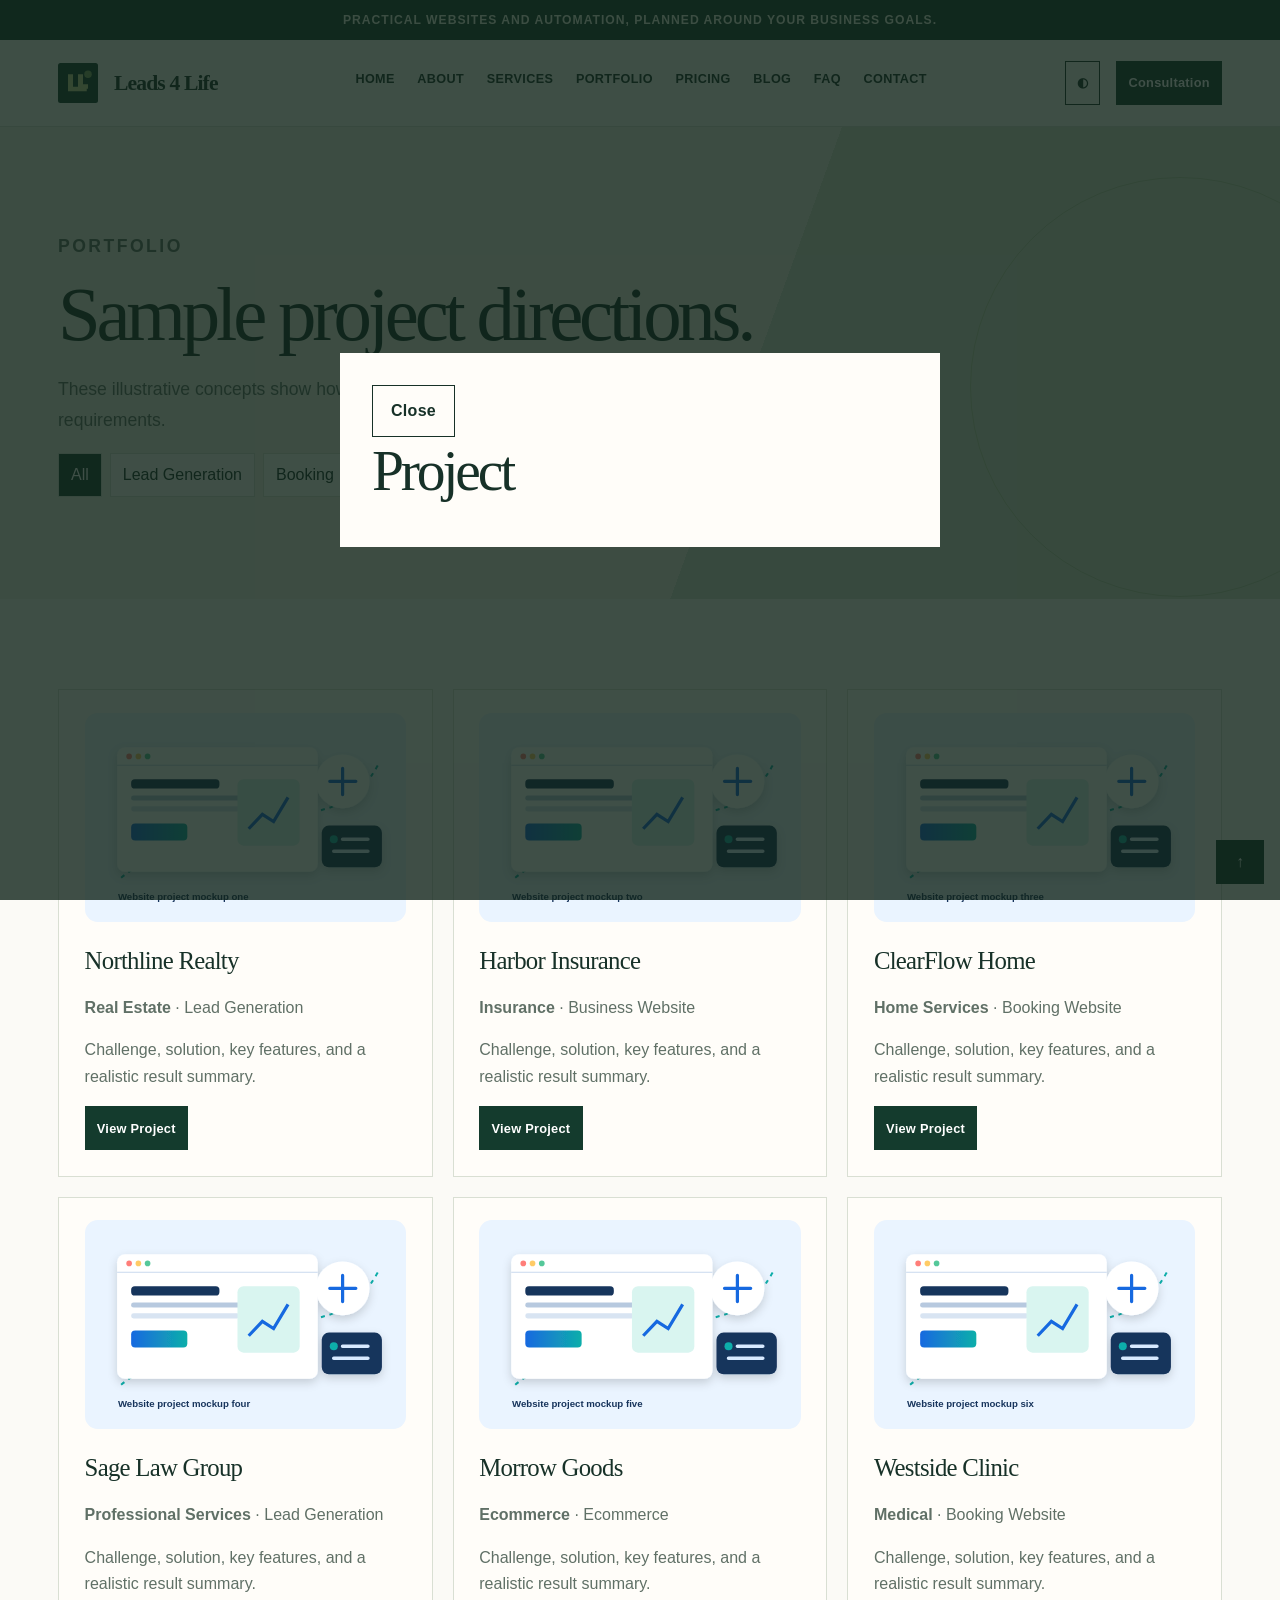
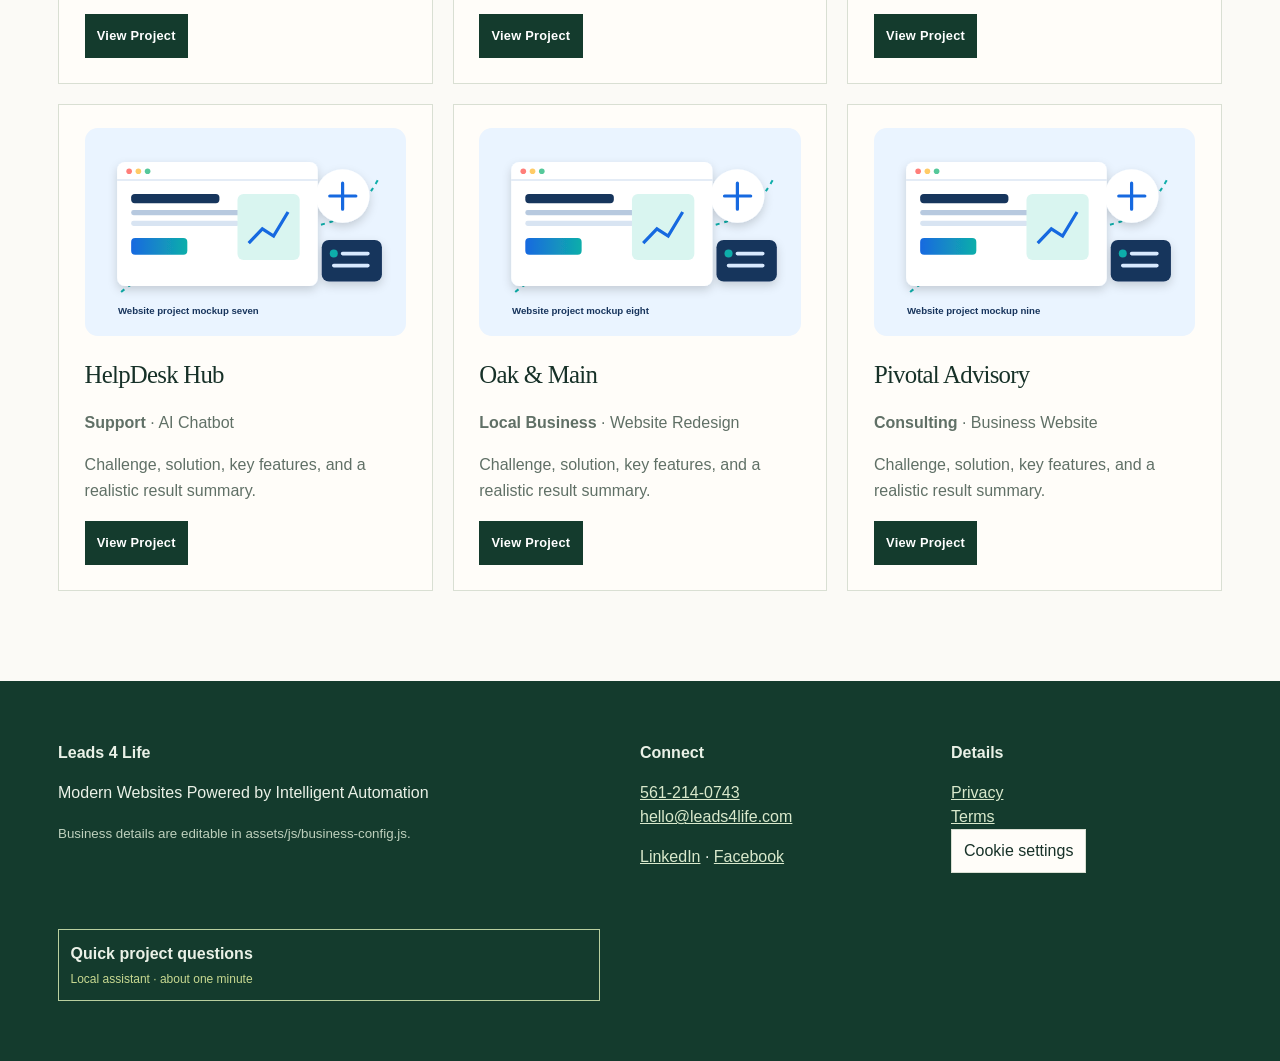
<file: portfolio.html>
<!doctype html><html lang="en"><head><meta charset="utf-8"><meta name="viewport" content="width=device-width,initial-scale=1"><meta name="description" content="Sample website projects for business scenarios."><meta name="theme-color" content="#071b36"><link rel="canonical" href="https://www.leads4life.com/portfolio.html"><meta property="og:title" content="Portfolio | Leads 4 Life"><meta property="og:description" content="Sample website projects for business scenarios."><meta property="og:image" content="assets/svg/hero-web-ai.svg"><link rel="icon" href="assets/svg/favicon.svg"><link rel="manifest" href="site.webmanifest"><link rel="stylesheet" href="assets/css/tailwind.css"><link rel="stylesheet" href="assets/css/custom.css"><title>Portfolio | Leads 4 Life</title></head><body><a class="skip" href="#main">Skip to content</a><div class="announcement">Practical websites and automation, planned around your business goals.</div><header class="header"><div class="shell nav flex items-center justify-between"><a class="brand flex items-center gap-4" href="index.html"><img src="assets/svg/logo.svg" width="35" height="35" alt="Leads 4 Life logo"><span data-business="name">Leads 4 Life</span></a><nav class="links" aria-label="Primary navigation"><a href="index.html">Home</a><a href="about.html">About</a><a href="services.html">Services</a><a href="portfolio.html">Portfolio</a><a href="pricing.html">Pricing</a><a href="blog.html">Blog</a><a href="faq.html">FAQ</a><a href="contact.html">Contact</a></nav><div class="flex gap-4 items-center"><button class="button small secondary" data-theme aria-label="Toggle color theme">◐</button><a class="button small header-cta" href="contact.html">Consultation</a><button class="menu-btn" data-menu-open aria-expanded="false" aria-controls="mobile-menu">☰</button></div></div><nav id="mobile-menu" class="mobile-menu" aria-label="Mobile navigation"><button class="button secondary" data-menu-close>Close menu</button><a href="index.html">Home</a><a href="about.html">About</a><a href="services.html">Services</a><a href="portfolio.html">Portfolio</a><a href="pricing.html">Pricing</a><a href="blog.html">Blog</a><a href="faq.html">FAQ</a><a href="contact.html">Contact</a><a class="button" href="contact.html">Request a Free Consultation</a></nav></header><main id="main">
<section class="hero"><div class="shell"><p class="eyebrow">Portfolio</p><h1>Sample project directions.</h1><p class="lead">These illustrative concepts show how we approach different industries and requirements.</p><div class="filters"><button class="filter" data-portfolio-filter="all" aria-pressed="true">All</button><button class="filter" data-portfolio-filter="Lead Generation">Lead Generation</button><button class="filter" data-portfolio-filter="Booking Website">Booking</button><button class="filter" data-portfolio-filter="AI Chatbot">AI Chatbot</button></div></div></section><section class="section"><div class="shell cards">
<article class="card" data-project data-category="Lead Generation" data-title="Northline Realty" data-detail="Challenge: clarify the customer journey. Solution: a responsive, structured website with relevant tools. Key features: clear calls to action, accessible content, and measurable next steps. Result summary: an easier path for visitors to understand and contact the business."><img src="assets/svg/web-project-one.svg" loading="lazy" width="800" height="520" alt="Northline Realty website mockup"><h3>Northline Realty</h3><p><strong>Real Estate</strong> · Lead Generation</p><p>Challenge, solution, key features, and a realistic result summary.</p><button class="button small" data-project-open>View Project</button></article>
<article class="card" data-project data-category="Business Website" data-title="Harbor Insurance" data-detail="Challenge: clarify the customer journey. Solution: a responsive, structured website with relevant tools. Key features: clear calls to action, accessible content, and measurable next steps. Result summary: an easier path for visitors to understand and contact the business."><img src="assets/svg/web-project-two.svg" loading="lazy" width="800" height="520" alt="Harbor Insurance website mockup"><h3>Harbor Insurance</h3><p><strong>Insurance</strong> · Business Website</p><p>Challenge, solution, key features, and a realistic result summary.</p><button class="button small" data-project-open>View Project</button></article>
<article class="card" data-project data-category="Booking Website" data-title="ClearFlow Home" data-detail="Challenge: clarify the customer journey. Solution: a responsive, structured website with relevant tools. Key features: clear calls to action, accessible content, and measurable next steps. Result summary: an easier path for visitors to understand and contact the business."><img src="assets/svg/web-project-three.svg" loading="lazy" width="800" height="520" alt="ClearFlow Home website mockup"><h3>ClearFlow Home</h3><p><strong>Home Services</strong> · Booking Website</p><p>Challenge, solution, key features, and a realistic result summary.</p><button class="button small" data-project-open>View Project</button></article>
<article class="card" data-project data-category="Lead Generation" data-title="Sage Law Group" data-detail="Challenge: clarify the customer journey. Solution: a responsive, structured website with relevant tools. Key features: clear calls to action, accessible content, and measurable next steps. Result summary: an easier path for visitors to understand and contact the business."><img src="assets/svg/web-project-four.svg" loading="lazy" width="800" height="520" alt="Sage Law Group website mockup"><h3>Sage Law Group</h3><p><strong>Professional Services</strong> · Lead Generation</p><p>Challenge, solution, key features, and a realistic result summary.</p><button class="button small" data-project-open>View Project</button></article>
<article class="card" data-project data-category="Ecommerce" data-title="Morrow Goods" data-detail="Challenge: clarify the customer journey. Solution: a responsive, structured website with relevant tools. Key features: clear calls to action, accessible content, and measurable next steps. Result summary: an easier path for visitors to understand and contact the business."><img src="assets/svg/web-project-five.svg" loading="lazy" width="800" height="520" alt="Morrow Goods website mockup"><h3>Morrow Goods</h3><p><strong>Ecommerce</strong> · Ecommerce</p><p>Challenge, solution, key features, and a realistic result summary.</p><button class="button small" data-project-open>View Project</button></article>
<article class="card" data-project data-category="Booking Website" data-title="Westside Clinic" data-detail="Challenge: clarify the customer journey. Solution: a responsive, structured website with relevant tools. Key features: clear calls to action, accessible content, and measurable next steps. Result summary: an easier path for visitors to understand and contact the business."><img src="assets/svg/web-project-six.svg" loading="lazy" width="800" height="520" alt="Westside Clinic website mockup"><h3>Westside Clinic</h3><p><strong>Medical</strong> · Booking Website</p><p>Challenge, solution, key features, and a realistic result summary.</p><button class="button small" data-project-open>View Project</button></article>
<article class="card" data-project data-category="AI Chatbot" data-title="HelpDesk Hub" data-detail="Challenge: clarify the customer journey. Solution: a responsive, structured website with relevant tools. Key features: clear calls to action, accessible content, and measurable next steps. Result summary: an easier path for visitors to understand and contact the business."><img src="assets/svg/web-project-seven.svg" loading="lazy" width="800" height="520" alt="HelpDesk Hub website mockup"><h3>HelpDesk Hub</h3><p><strong>Support</strong> · AI Chatbot</p><p>Challenge, solution, key features, and a realistic result summary.</p><button class="button small" data-project-open>View Project</button></article>
<article class="card" data-project data-category="Website Redesign" data-title="Oak & Main" data-detail="Challenge: clarify the customer journey. Solution: a responsive, structured website with relevant tools. Key features: clear calls to action, accessible content, and measurable next steps. Result summary: an easier path for visitors to understand and contact the business."><img src="assets/svg/web-project-eight.svg" loading="lazy" width="800" height="520" alt="Oak & Main website mockup"><h3>Oak & Main</h3><p><strong>Local Business</strong> · Website Redesign</p><p>Challenge, solution, key features, and a realistic result summary.</p><button class="button small" data-project-open>View Project</button></article>
<article class="card" data-project data-category="Business Website" data-title="Pivotal Advisory" data-detail="Challenge: clarify the customer journey. Solution: a responsive, structured website with relevant tools. Key features: clear calls to action, accessible content, and measurable next steps. Result summary: an easier path for visitors to understand and contact the business."><img src="assets/svg/web-project-nine.svg" loading="lazy" width="800" height="520" alt="Pivotal Advisory website mockup"><h3>Pivotal Advisory</h3><p><strong>Consulting</strong> · Business Website</p><p>Challenge, solution, key features, and a realistic result summary.</p><button class="button small" data-project-open>View Project</button></article>
</div></section><div class="modal hidden" role="dialog" aria-modal="true" aria-labelledby="modal-title"><div class="modal-box"><button class="button secondary" data-modal-close>Close</button><h2 id="modal-title">Project</h2><p></p></div></div>
</main><footer class="footer"><div class="shell footer-grid"><div><strong data-business="name">Leads 4 Life</strong><p>Modern Websites Powered by Intelligent Automation</p><small>Business details are editable in assets/js/business-config.js.</small></div><div><strong>Connect</strong><p><a data-business="phone" href="tel:561-214-0743">561-214-0743</a><br><a data-business="email" href="mailto:hello@leads4life.com">hello@leads4life.com</a></p><a href="#" aria-label="LinkedIn placeholder">LinkedIn</a> · <a href="#" aria-label="Facebook placeholder">Facebook</a></div><div><strong>Details</strong><p><a href="privacy.html">Privacy</a><br><a href="terms.html">Terms</a><br><button class="filter" data-cookie-open>Cookie settings</button></p></div><div class="footer-chat" data-local-chat><button class="local-chat-launch" type="button" data-chat-launch aria-expanded="false" aria-controls="local-chat-panel">Quick project questions <span>Local assistant · about one minute</span></button><section id="local-chat-panel" class="local-chat-panel" data-chat-panel hidden aria-label="Local project questionnaire"><div class="local-chat-top"><div><strong>Let’s start simply</strong><small>Private, local questionnaire</small></div><button class="local-chat-close" type="button" data-chat-close aria-label="Close questionnaire">×</button></div><div data-chat-body></div></section></div></div></footer><button class="back-top" aria-label="Back to top">↑</button><aside class="cookie hidden" aria-label="Cookie preferences"><strong>Cookie preferences</strong><p>This site stores necessary display preferences locally. Optional analytics are not loaded by default.</p><button class="button small" data-cookie="necessary">Save necessary only</button> <button class="button small secondary" data-cookie="analytics">Allow optional analytics</button></aside><script src="assets/js/business-config.js"></script><script src="assets/js/main.js" defer></script><script src="assets/js/portfolio.js" defer></script><script src="assets/js/local-chatbot.js" defer></script></body></html>
</file>
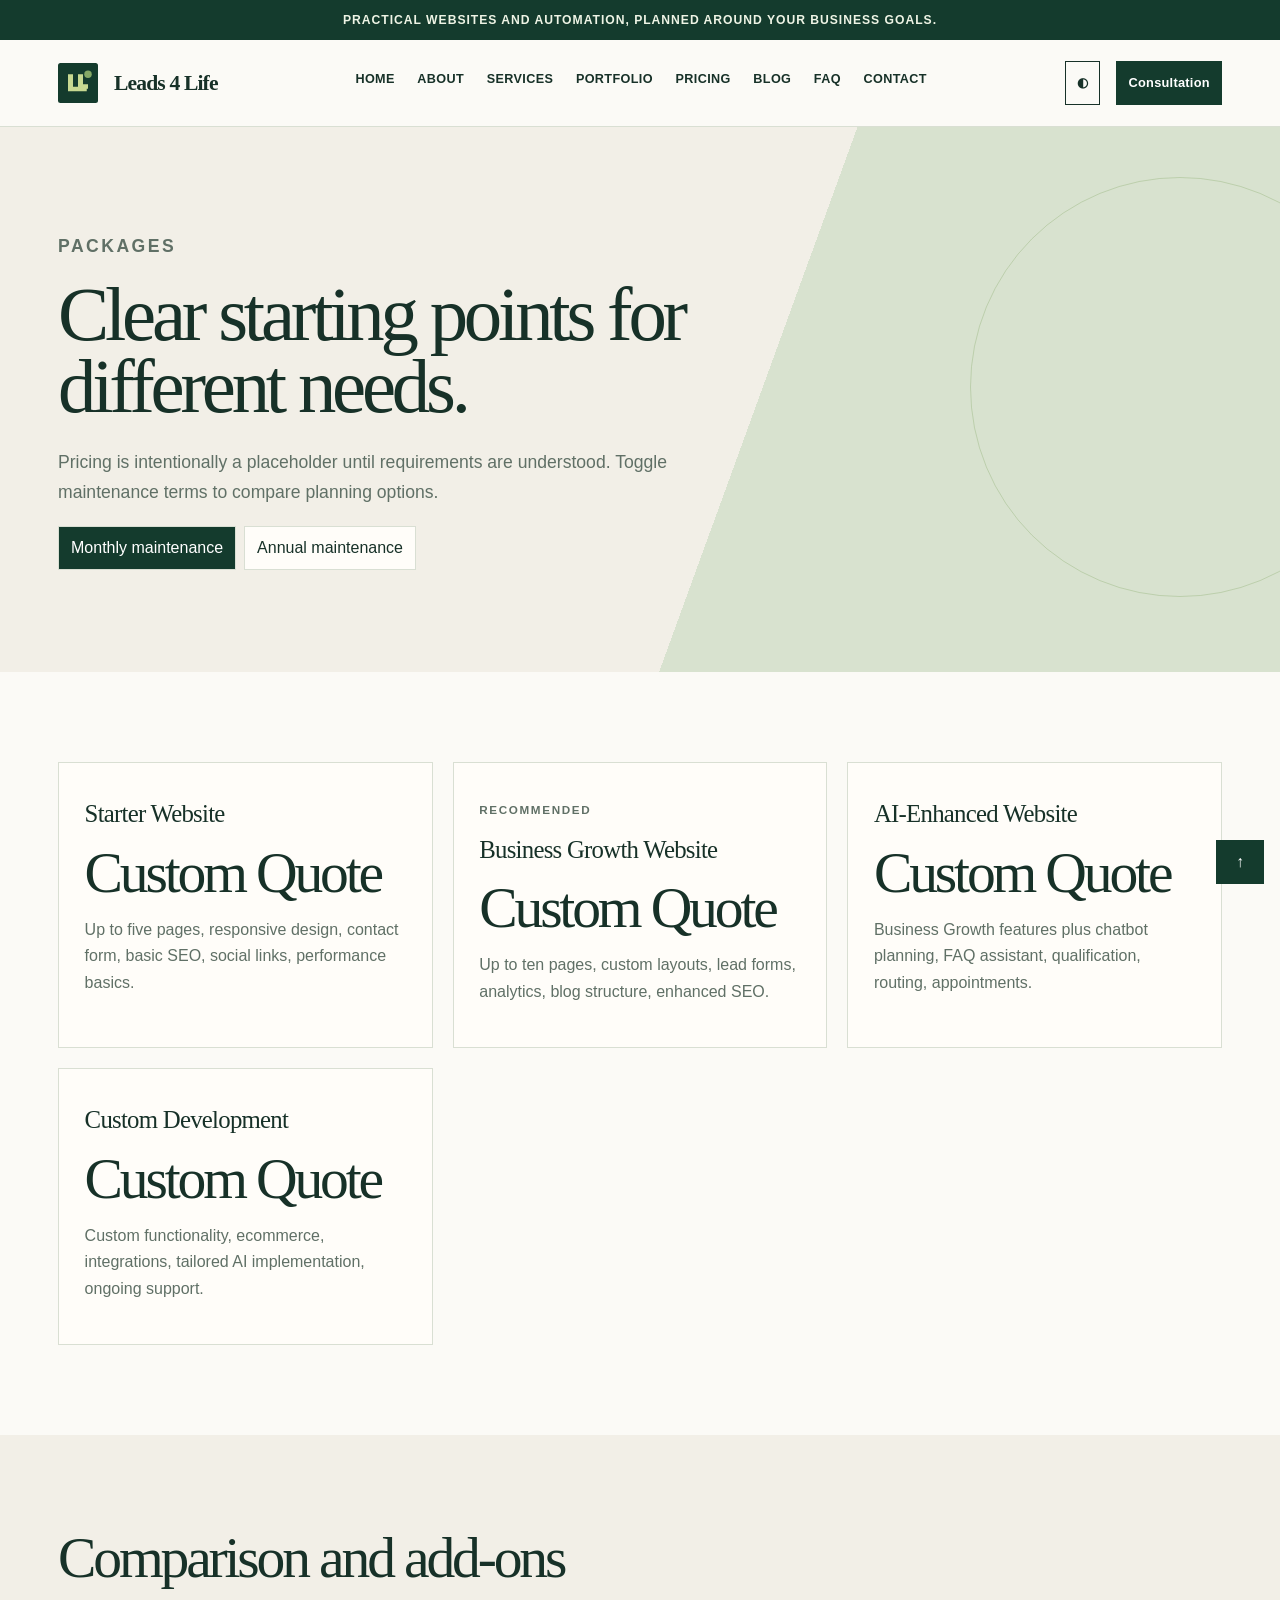
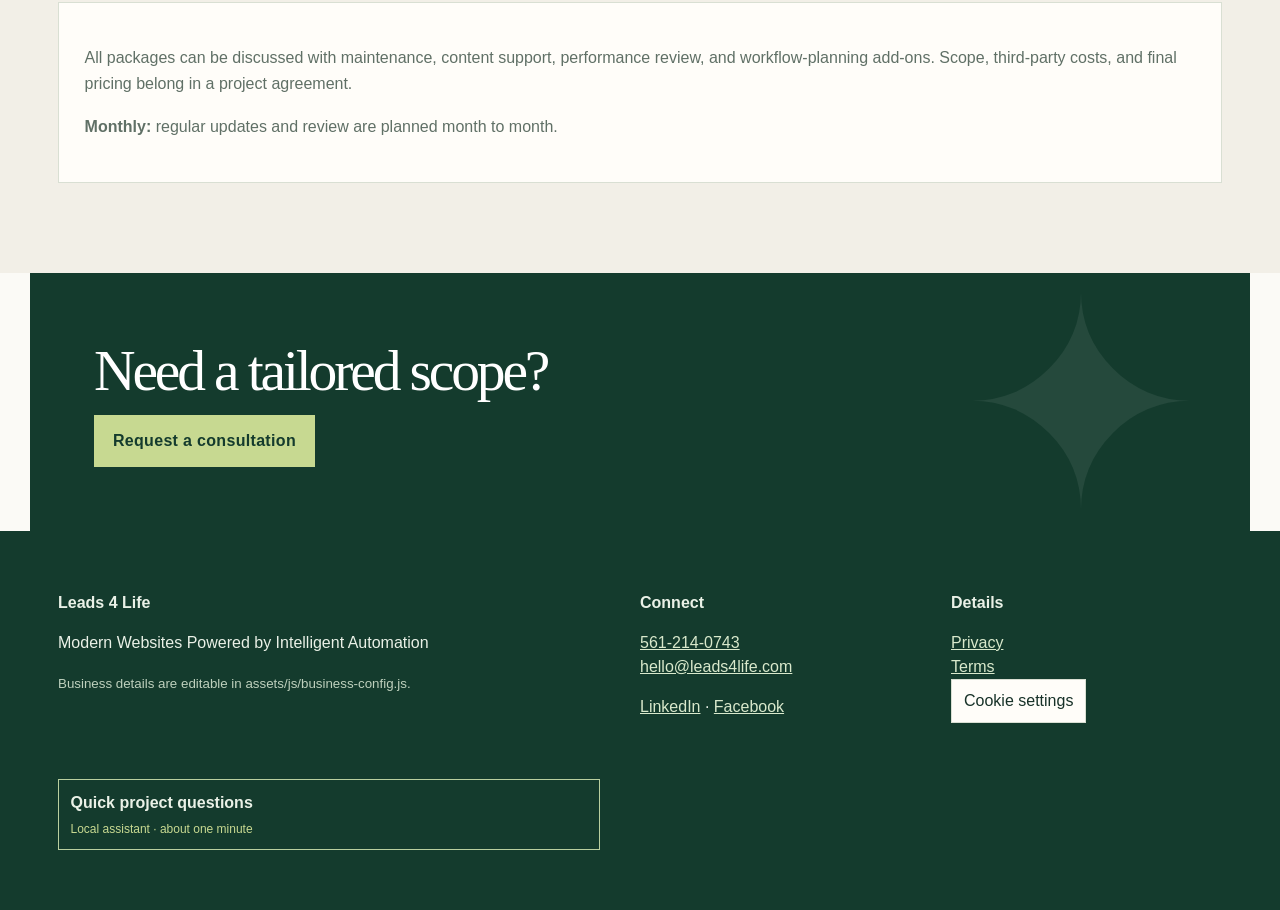
<file: pricing.html>
<!doctype html><html lang="en"><head><meta charset="utf-8"><meta name="viewport" content="width=device-width,initial-scale=1"><meta name="description" content="Website packages, maintenance options, and consultation information."><meta name="theme-color" content="#071b36"><link rel="canonical" href="https://www.leads4life.com/pricing.html"><meta property="og:title" content="Website Packages | Leads 4 Life"><meta property="og:description" content="Website packages, maintenance options, and consultation information."><meta property="og:image" content="assets/svg/hero-web-ai.svg"><link rel="icon" href="assets/svg/favicon.svg"><link rel="manifest" href="site.webmanifest"><link rel="stylesheet" href="assets/css/tailwind.css"><link rel="stylesheet" href="assets/css/custom.css"><title>Website Packages | Leads 4 Life</title></head><body><a class="skip" href="#main">Skip to content</a><div class="announcement">Practical websites and automation, planned around your business goals.</div><header class="header"><div class="shell nav flex items-center justify-between"><a class="brand flex items-center gap-4" href="index.html"><img src="assets/svg/logo.svg" width="35" height="35" alt="Leads 4 Life logo"><span data-business="name">Leads 4 Life</span></a><nav class="links" aria-label="Primary navigation"><a href="index.html">Home</a><a href="about.html">About</a><a href="services.html">Services</a><a href="portfolio.html">Portfolio</a><a href="pricing.html">Pricing</a><a href="blog.html">Blog</a><a href="faq.html">FAQ</a><a href="contact.html">Contact</a></nav><div class="flex gap-4 items-center"><button class="button small secondary" data-theme aria-label="Toggle color theme">◐</button><a class="button small header-cta" href="contact.html">Consultation</a><button class="menu-btn" data-menu-open aria-expanded="false" aria-controls="mobile-menu">☰</button></div></div><nav id="mobile-menu" class="mobile-menu" aria-label="Mobile navigation"><button class="button secondary" data-menu-close>Close menu</button><a href="index.html">Home</a><a href="about.html">About</a><a href="services.html">Services</a><a href="portfolio.html">Portfolio</a><a href="pricing.html">Pricing</a><a href="blog.html">Blog</a><a href="faq.html">FAQ</a><a href="contact.html">Contact</a><a class="button" href="contact.html">Request a Free Consultation</a></nav></header><main id="main">
<section class="hero"><div class="shell"><p class="eyebrow">Packages</p><h1>Clear starting points for different needs.</h1><p class="lead">Pricing is intentionally a placeholder until requirements are understood. Toggle maintenance terms to compare planning options.</p><div class="filters"><button class="filter" id="monthly" aria-pressed="true">Monthly maintenance</button><button class="filter" id="annual">Annual maintenance</button></div></div></section><section class="section"><div class="shell cards"><article class="card"><h3>Starter Website</h3><h2>Custom Quote</h2><p>Up to five pages, responsive design, contact form, basic SEO, social links, performance basics.</p></article><article class="card"><p class="eyebrow">Recommended</p><h3>Business Growth Website</h3><h2>Custom Quote</h2><p>Up to ten pages, custom layouts, lead forms, analytics, blog structure, enhanced SEO.</p></article><article class="card"><h3>AI-Enhanced Website</h3><h2>Custom Quote</h2><p>Business Growth features plus chatbot planning, FAQ assistant, qualification, routing, appointments.</p></article><article class="card"><h3>Custom Development</h3><h2>Custom Quote</h2><p>Custom functionality, ecommerce, integrations, tailored AI implementation, ongoing support.</p></article></div></section><section class="section alt"><div class="shell"><h2>Comparison and add-ons</h2><div class="card"><p>All packages can be discussed with maintenance, content support, performance review, and workflow-planning add-ons. Scope, third-party costs, and final pricing belong in a project agreement.</p><p id="maintenance-copy"><strong>Monthly:</strong> regular updates and review are planned month to month.</p></div></div></section><section class="shell cta"><h2>Need a tailored scope?</h2><a class="button" href="contact.html">Request a consultation</a></section><script>document.getElementById('annual').onclick=()=>document.getElementById('maintenance-copy').innerHTML='<strong>Annual:</strong> a planned yearly maintenance commitment can support ongoing improvements.';document.getElementById('monthly').onclick=()=>document.getElementById('maintenance-copy').innerHTML='<strong>Monthly:</strong> regular updates and review are planned month to month.';</script>
</main><footer class="footer"><div class="shell footer-grid"><div><strong data-business="name">Leads 4 Life</strong><p>Modern Websites Powered by Intelligent Automation</p><small>Business details are editable in assets/js/business-config.js.</small></div><div><strong>Connect</strong><p><a data-business="phone" href="tel:561-214-0743">561-214-0743</a><br><a data-business="email" href="mailto:hello@leads4life.com">hello@leads4life.com</a></p><a href="#" aria-label="LinkedIn placeholder">LinkedIn</a> · <a href="#" aria-label="Facebook placeholder">Facebook</a></div><div><strong>Details</strong><p><a href="privacy.html">Privacy</a><br><a href="terms.html">Terms</a><br><button class="filter" data-cookie-open>Cookie settings</button></p></div><div class="footer-chat" data-local-chat><button class="local-chat-launch" type="button" data-chat-launch aria-expanded="false" aria-controls="local-chat-panel">Quick project questions <span>Local assistant · about one minute</span></button><section id="local-chat-panel" class="local-chat-panel" data-chat-panel hidden aria-label="Local project questionnaire"><div class="local-chat-top"><div><strong>Let’s start simply</strong><small>Private, local questionnaire</small></div><button class="local-chat-close" type="button" data-chat-close aria-label="Close questionnaire">×</button></div><div data-chat-body></div></section></div></div></footer><button class="back-top" aria-label="Back to top">↑</button><aside class="cookie hidden" aria-label="Cookie preferences"><strong>Cookie preferences</strong><p>This site stores necessary display preferences locally. Optional analytics are not loaded by default.</p><button class="button small" data-cookie="necessary">Save necessary only</button> <button class="button small secondary" data-cookie="analytics">Allow optional analytics</button></aside><script src="assets/js/business-config.js"></script><script src="assets/js/main.js" defer></script><script src="assets/js/local-chatbot.js" defer></script></body></html>
</file>
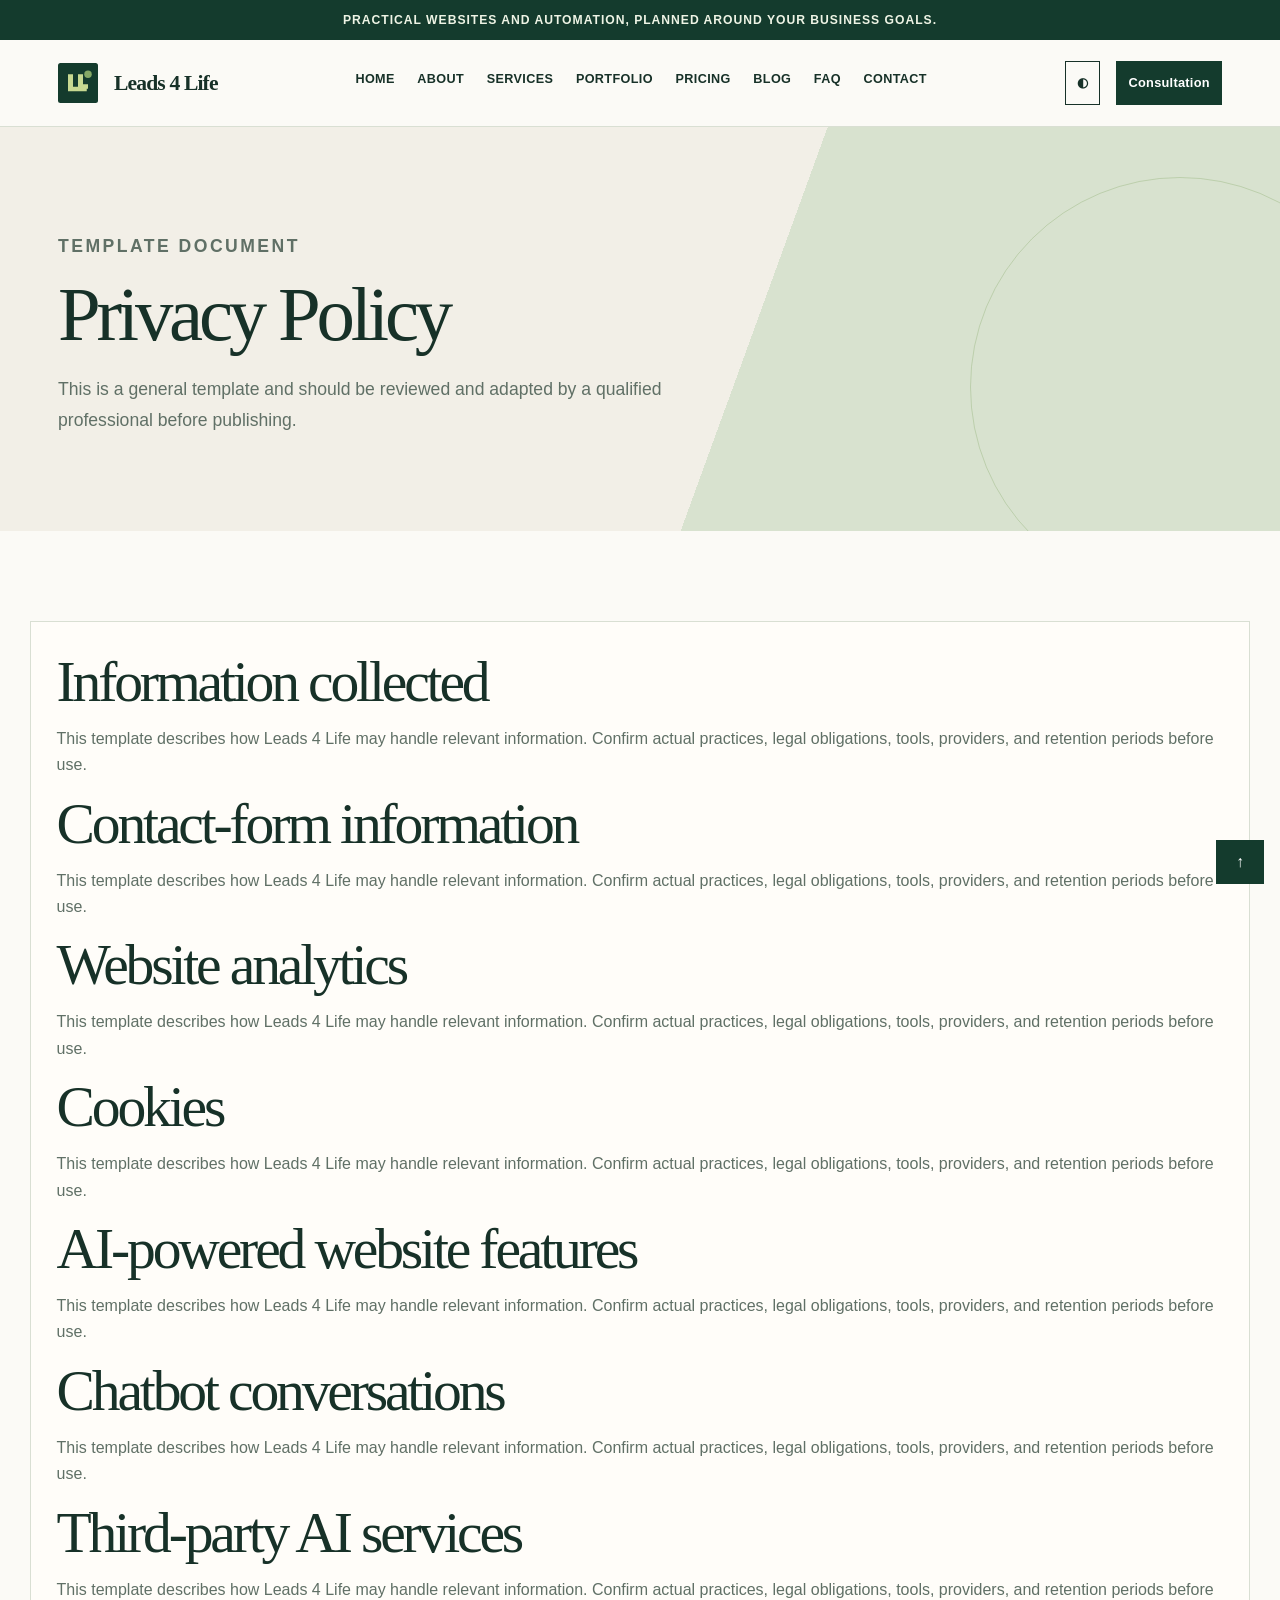
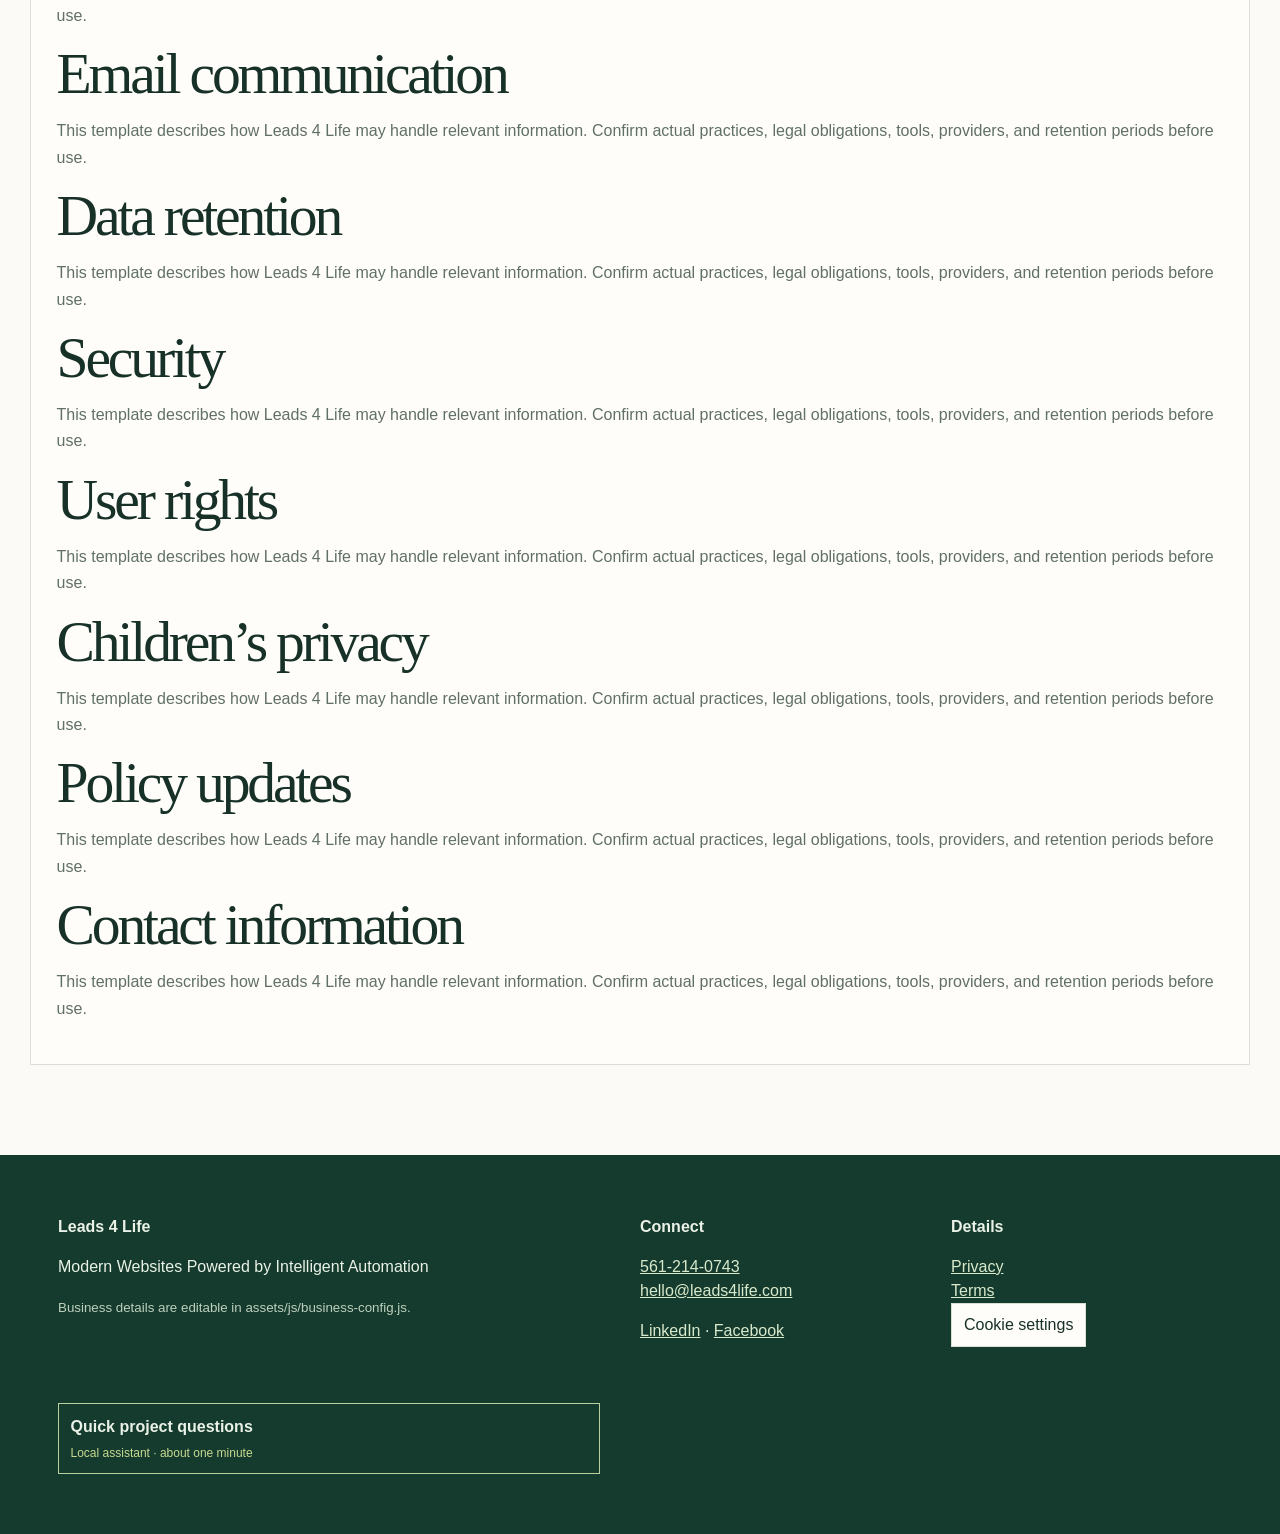
<file: privacy.html>
<!doctype html><html lang="en"><head><meta charset="utf-8"><meta name="viewport" content="width=device-width,initial-scale=1"><meta name="description" content="Privacy policy template for the agency website."><meta name="theme-color" content="#071b36"><link rel="canonical" href="https://www.leads4life.com/privacy.html"><meta property="og:title" content="Privacy Policy | Leads 4 Life"><meta property="og:description" content="Privacy policy template for the agency website."><meta property="og:image" content="assets/svg/hero-web-ai.svg"><link rel="icon" href="assets/svg/favicon.svg"><link rel="manifest" href="site.webmanifest"><link rel="stylesheet" href="assets/css/tailwind.css"><link rel="stylesheet" href="assets/css/custom.css"><title>Privacy Policy | Leads 4 Life</title></head><body><a class="skip" href="#main">Skip to content</a><div class="announcement">Practical websites and automation, planned around your business goals.</div><header class="header"><div class="shell nav flex items-center justify-between"><a class="brand flex items-center gap-4" href="index.html"><img src="assets/svg/logo.svg" width="35" height="35" alt="Leads 4 Life logo"><span data-business="name">Leads 4 Life</span></a><nav class="links" aria-label="Primary navigation"><a href="index.html">Home</a><a href="about.html">About</a><a href="services.html">Services</a><a href="portfolio.html">Portfolio</a><a href="pricing.html">Pricing</a><a href="blog.html">Blog</a><a href="faq.html">FAQ</a><a href="contact.html">Contact</a></nav><div class="flex gap-4 items-center"><button class="button small secondary" data-theme aria-label="Toggle color theme">◐</button><a class="button small header-cta" href="contact.html">Consultation</a><button class="menu-btn" data-menu-open aria-expanded="false" aria-controls="mobile-menu">☰</button></div></div><nav id="mobile-menu" class="mobile-menu" aria-label="Mobile navigation"><button class="button secondary" data-menu-close>Close menu</button><a href="index.html">Home</a><a href="about.html">About</a><a href="services.html">Services</a><a href="portfolio.html">Portfolio</a><a href="pricing.html">Pricing</a><a href="blog.html">Blog</a><a href="faq.html">FAQ</a><a href="contact.html">Contact</a><a class="button" href="contact.html">Request a Free Consultation</a></nav></header><main id="main">
<section class="hero"><div class="shell"><p class="eyebrow">Template document</p><h1>Privacy Policy</h1><p class="lead">This is a general template and should be reviewed and adapted by a qualified professional before publishing.</p></div></section><section class="section"><div class="shell card">
<h2>Information collected</h2><p>This template describes how Leads 4 Life may handle relevant information. Confirm actual practices, legal obligations, tools, providers, and retention periods before use.</p>
<h2>Contact-form information</h2><p>This template describes how Leads 4 Life may handle relevant information. Confirm actual practices, legal obligations, tools, providers, and retention periods before use.</p>
<h2>Website analytics</h2><p>This template describes how Leads 4 Life may handle relevant information. Confirm actual practices, legal obligations, tools, providers, and retention periods before use.</p>
<h2>Cookies</h2><p>This template describes how Leads 4 Life may handle relevant information. Confirm actual practices, legal obligations, tools, providers, and retention periods before use.</p>
<h2>AI-powered website features</h2><p>This template describes how Leads 4 Life may handle relevant information. Confirm actual practices, legal obligations, tools, providers, and retention periods before use.</p>
<h2>Chatbot conversations</h2><p>This template describes how Leads 4 Life may handle relevant information. Confirm actual practices, legal obligations, tools, providers, and retention periods before use.</p>
<h2>Third-party AI services</h2><p>This template describes how Leads 4 Life may handle relevant information. Confirm actual practices, legal obligations, tools, providers, and retention periods before use.</p>
<h2>Email communication</h2><p>This template describes how Leads 4 Life may handle relevant information. Confirm actual practices, legal obligations, tools, providers, and retention periods before use.</p>
<h2>Data retention</h2><p>This template describes how Leads 4 Life may handle relevant information. Confirm actual practices, legal obligations, tools, providers, and retention periods before use.</p>
<h2>Security</h2><p>This template describes how Leads 4 Life may handle relevant information. Confirm actual practices, legal obligations, tools, providers, and retention periods before use.</p>
<h2>User rights</h2><p>This template describes how Leads 4 Life may handle relevant information. Confirm actual practices, legal obligations, tools, providers, and retention periods before use.</p>
<h2>Children’s privacy</h2><p>This template describes how Leads 4 Life may handle relevant information. Confirm actual practices, legal obligations, tools, providers, and retention periods before use.</p>
<h2>Policy updates</h2><p>This template describes how Leads 4 Life may handle relevant information. Confirm actual practices, legal obligations, tools, providers, and retention periods before use.</p>
<h2>Contact information</h2><p>This template describes how Leads 4 Life may handle relevant information. Confirm actual practices, legal obligations, tools, providers, and retention periods before use.</p>
</div></section>
</main><footer class="footer"><div class="shell footer-grid"><div><strong data-business="name">Leads 4 Life</strong><p>Modern Websites Powered by Intelligent Automation</p><small>Business details are editable in assets/js/business-config.js.</small></div><div><strong>Connect</strong><p><a data-business="phone" href="tel:561-214-0743">561-214-0743</a><br><a data-business="email" href="mailto:hello@leads4life.com">hello@leads4life.com</a></p><a href="#" aria-label="LinkedIn placeholder">LinkedIn</a> · <a href="#" aria-label="Facebook placeholder">Facebook</a></div><div><strong>Details</strong><p><a href="privacy.html">Privacy</a><br><a href="terms.html">Terms</a><br><button class="filter" data-cookie-open>Cookie settings</button></p></div><div class="footer-chat" data-local-chat><button class="local-chat-launch" type="button" data-chat-launch aria-expanded="false" aria-controls="local-chat-panel">Quick project questions <span>Local assistant · about one minute</span></button><section id="local-chat-panel" class="local-chat-panel" data-chat-panel hidden aria-label="Local project questionnaire"><div class="local-chat-top"><div><strong>Let’s start simply</strong><small>Private, local questionnaire</small></div><button class="local-chat-close" type="button" data-chat-close aria-label="Close questionnaire">×</button></div><div data-chat-body></div></section></div></div></footer><button class="back-top" aria-label="Back to top">↑</button><aside class="cookie hidden" aria-label="Cookie preferences"><strong>Cookie preferences</strong><p>This site stores necessary display preferences locally. Optional analytics are not loaded by default.</p><button class="button small" data-cookie="necessary">Save necessary only</button> <button class="button small secondary" data-cookie="analytics">Allow optional analytics</button></aside><script src="assets/js/business-config.js"></script><script src="assets/js/main.js" defer></script><script src="assets/js/local-chatbot.js" defer></script></body></html>
</file>
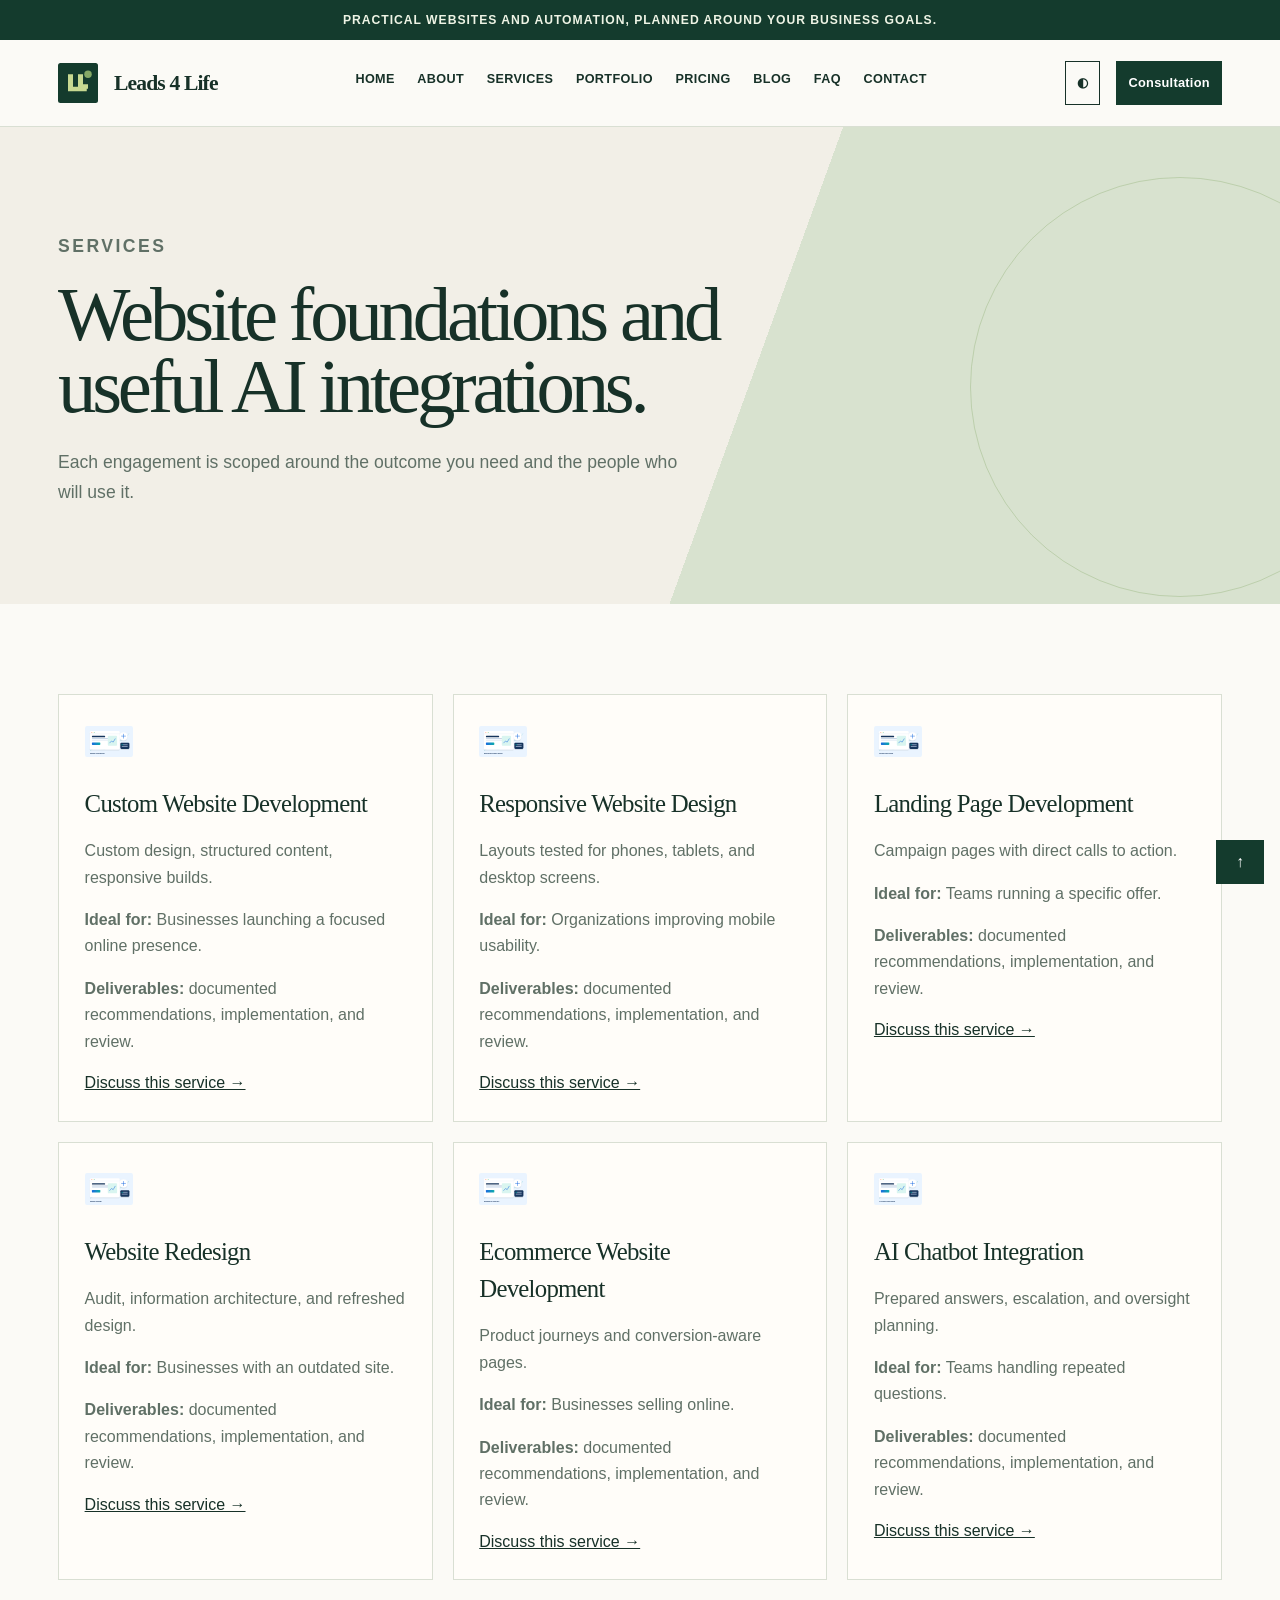
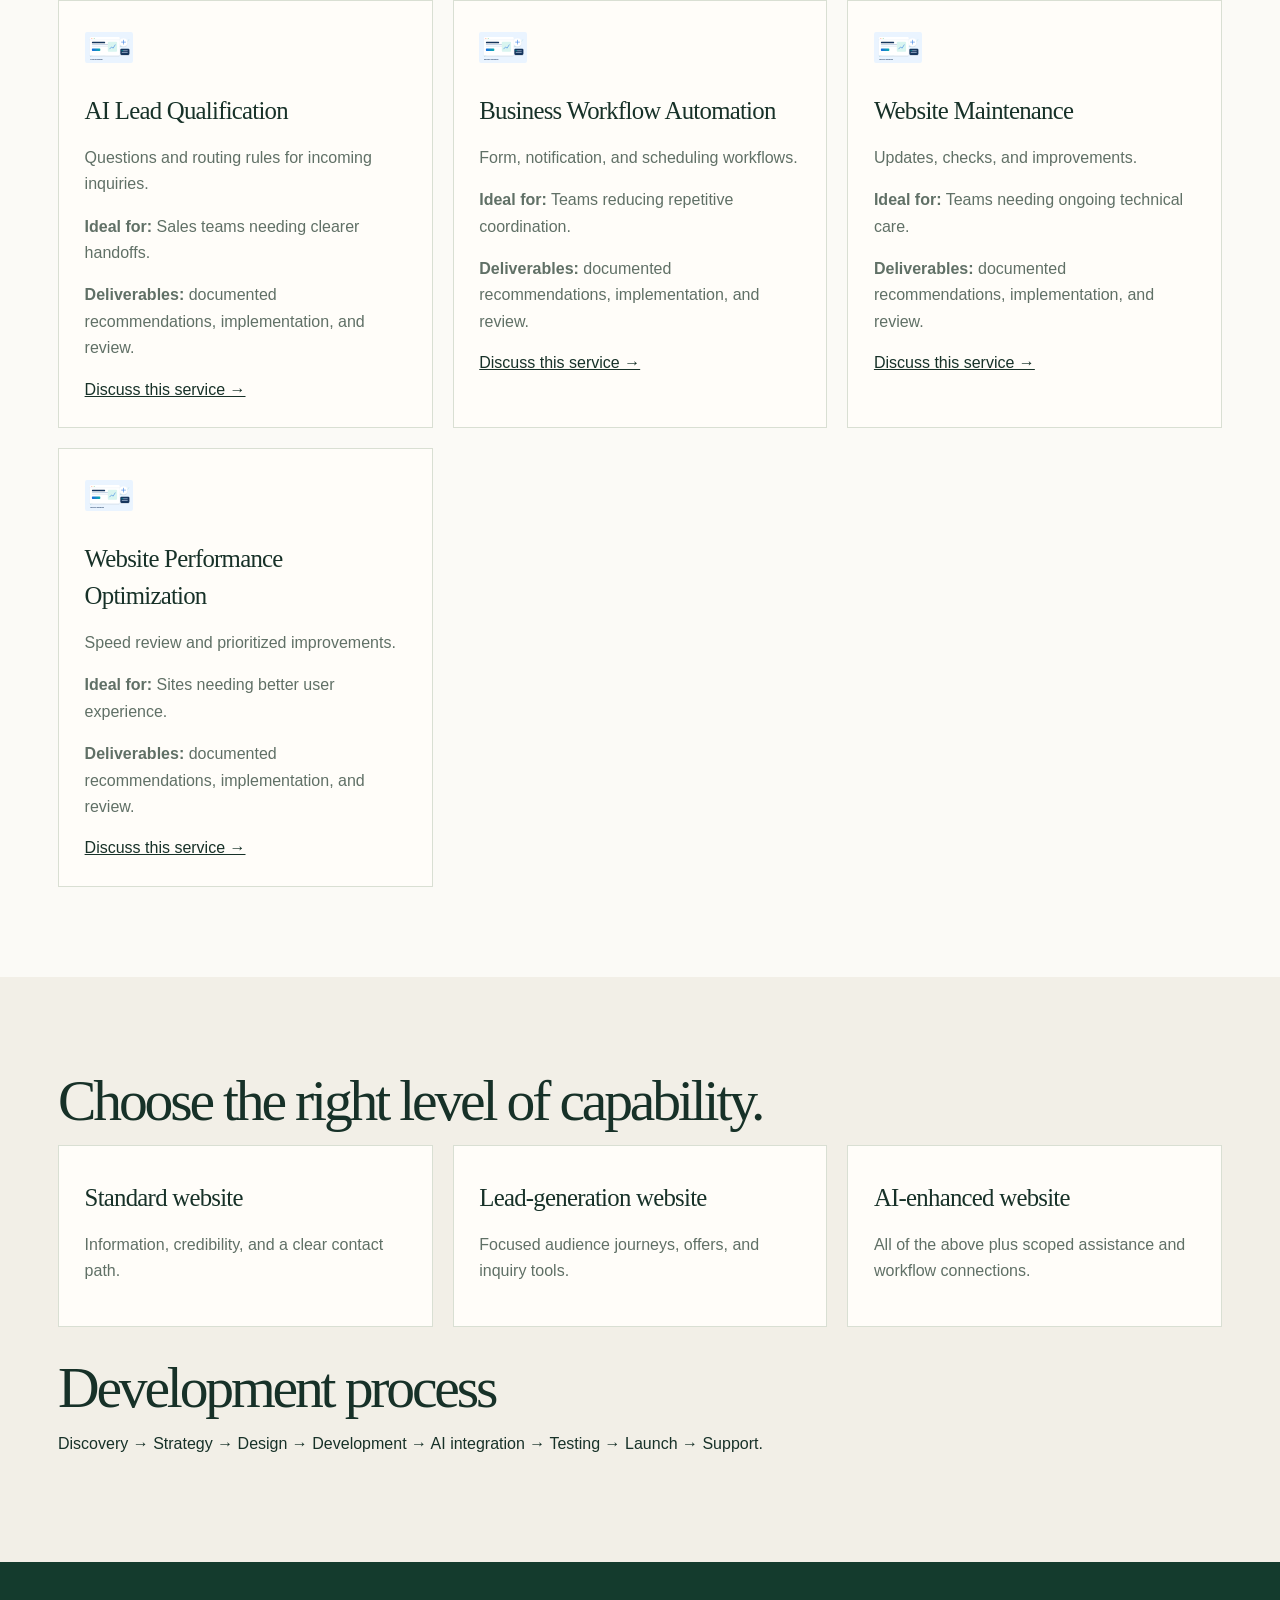
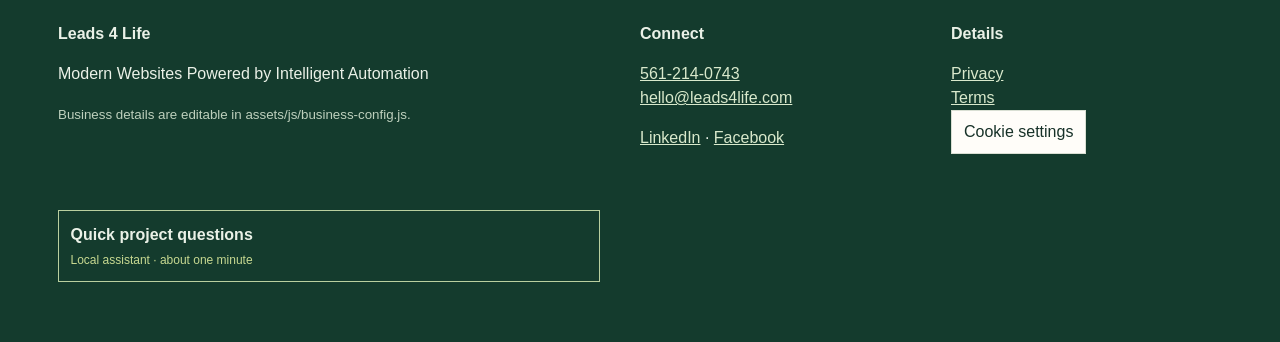
<file: services.html>
<!doctype html><html lang="en"><head><meta charset="utf-8"><meta name="viewport" content="width=device-width,initial-scale=1"><meta name="description" content="Custom website and AI integration services."><meta name="theme-color" content="#071b36"><link rel="canonical" href="https://www.leads4life.com/services.html"><meta property="og:title" content="Services | Leads 4 Life"><meta property="og:description" content="Custom website and AI integration services."><meta property="og:image" content="assets/svg/hero-web-ai.svg"><link rel="icon" href="assets/svg/favicon.svg"><link rel="manifest" href="site.webmanifest"><link rel="stylesheet" href="assets/css/tailwind.css"><link rel="stylesheet" href="assets/css/custom.css"><title>Services | Leads 4 Life</title></head><body><a class="skip" href="#main">Skip to content</a><div class="announcement">Practical websites and automation, planned around your business goals.</div><header class="header"><div class="shell nav flex items-center justify-between"><a class="brand flex items-center gap-4" href="index.html"><img src="assets/svg/logo.svg" width="35" height="35" alt="Leads 4 Life logo"><span data-business="name">Leads 4 Life</span></a><nav class="links" aria-label="Primary navigation"><a href="index.html">Home</a><a href="about.html">About</a><a href="services.html">Services</a><a href="portfolio.html">Portfolio</a><a href="pricing.html">Pricing</a><a href="blog.html">Blog</a><a href="faq.html">FAQ</a><a href="contact.html">Contact</a></nav><div class="flex gap-4 items-center"><button class="button small secondary" data-theme aria-label="Toggle color theme">◐</button><a class="button small header-cta" href="contact.html">Consultation</a><button class="menu-btn" data-menu-open aria-expanded="false" aria-controls="mobile-menu">☰</button></div></div><nav id="mobile-menu" class="mobile-menu" aria-label="Mobile navigation"><button class="button secondary" data-menu-close>Close menu</button><a href="index.html">Home</a><a href="about.html">About</a><a href="services.html">Services</a><a href="portfolio.html">Portfolio</a><a href="pricing.html">Pricing</a><a href="blog.html">Blog</a><a href="faq.html">FAQ</a><a href="contact.html">Contact</a><a class="button" href="contact.html">Request a Free Consultation</a></nav></header><main id="main">
<section class="hero"><div class="shell"><p class="eyebrow">Services</p><h1>Website foundations and useful AI integrations.</h1><p class="lead">Each engagement is scoped around the outcome you need and the people who will use it.</p></div></section><section class="section"><div class="shell"><div class="cards">
<article class="card"><img class="icon" src="assets/svg/website-development.svg" width="45" height="45" alt=""><h3>Custom Website Development</h3><p>Custom design, structured content, responsive builds.</p><p><strong>Ideal for:</strong> Businesses launching a focused online presence.</p><p><strong>Deliverables:</strong> documented recommendations, implementation, and review.</p><a href="contact.html">Discuss this service →</a></article>
<article class="card"><img class="icon" src="assets/svg/responsive-design.svg" width="45" height="45" alt=""><h3>Responsive Website Design</h3><p>Layouts tested for phones, tablets, and desktop screens.</p><p><strong>Ideal for:</strong> Organizations improving mobile usability.</p><p><strong>Deliverables:</strong> documented recommendations, implementation, and review.</p><a href="contact.html">Discuss this service →</a></article>
<article class="card"><img class="icon" src="assets/svg/landing-page.svg" width="45" height="45" alt=""><h3>Landing Page Development</h3><p>Campaign pages with direct calls to action.</p><p><strong>Ideal for:</strong> Teams running a specific offer.</p><p><strong>Deliverables:</strong> documented recommendations, implementation, and review.</p><a href="contact.html">Discuss this service →</a></article>
<article class="card"><img class="icon" src="assets/svg/website-redesign.svg" width="45" height="45" alt=""><h3>Website Redesign</h3><p>Audit, information architecture, and refreshed design.</p><p><strong>Ideal for:</strong> Businesses with an outdated site.</p><p><strong>Deliverables:</strong> documented recommendations, implementation, and review.</p><a href="contact.html">Discuss this service →</a></article>
<article class="card"><img class="icon" src="assets/svg/ecommerce-development.svg" width="45" height="45" alt=""><h3>Ecommerce Website Development</h3><p>Product journeys and conversion-aware pages.</p><p><strong>Ideal for:</strong> Businesses selling online.</p><p><strong>Deliverables:</strong> documented recommendations, implementation, and review.</p><a href="contact.html">Discuss this service →</a></article>
<article class="card"><img class="icon" src="assets/svg/ai-chatbot.svg" width="45" height="45" alt=""><h3>AI Chatbot Integration</h3><p>Prepared answers, escalation, and oversight planning.</p><p><strong>Ideal for:</strong> Teams handling repeated questions.</p><p><strong>Deliverables:</strong> documented recommendations, implementation, and review.</p><a href="contact.html">Discuss this service →</a></article>
<article class="card"><img class="icon" src="assets/svg/ai-lead-automation.svg" width="45" height="45" alt=""><h3>AI Lead Qualification</h3><p>Questions and routing rules for incoming inquiries.</p><p><strong>Ideal for:</strong> Sales teams needing clearer handoffs.</p><p><strong>Deliverables:</strong> documented recommendations, implementation, and review.</p><a href="contact.html">Discuss this service →</a></article>
<article class="card"><img class="icon" src="assets/svg/workflow-automation.svg" width="45" height="45" alt=""><h3>Business Workflow Automation</h3><p>Form, notification, and scheduling workflows.</p><p><strong>Ideal for:</strong> Teams reducing repetitive coordination.</p><p><strong>Deliverables:</strong> documented recommendations, implementation, and review.</p><a href="contact.html">Discuss this service →</a></article>
<article class="card"><img class="icon" src="assets/svg/analytics-dashboard.svg" width="45" height="45" alt=""><h3>Website Maintenance</h3><p>Updates, checks, and improvements.</p><p><strong>Ideal for:</strong> Teams needing ongoing technical care.</p><p><strong>Deliverables:</strong> documented recommendations, implementation, and review.</p><a href="contact.html">Discuss this service →</a></article>
<article class="card"><img class="icon" src="assets/svg/analytics-dashboard.svg" width="45" height="45" alt=""><h3>Website Performance Optimization</h3><p>Speed review and prioritized improvements.</p><p><strong>Ideal for:</strong> Sites needing better user experience.</p><p><strong>Deliverables:</strong> documented recommendations, implementation, and review.</p><a href="contact.html">Discuss this service →</a></article>
</div></div></section><section class="section alt"><div class="shell"><h2>Choose the right level of capability.</h2><div class="cards"><div class="card"><h3>Standard website</h3><p>Information, credibility, and a clear contact path.</p></div><div class="card"><h3>Lead-generation website</h3><p>Focused audience journeys, offers, and inquiry tools.</p></div><div class="card"><h3>AI-enhanced website</h3><p>All of the above plus scoped assistance and workflow connections.</p></div></div><h2 style="margin-top:2rem">Development process</h2><p>Discovery → Strategy → Design → Development → AI integration → Testing → Launch → Support.</p></div></section>
</main><footer class="footer"><div class="shell footer-grid"><div><strong data-business="name">Leads 4 Life</strong><p>Modern Websites Powered by Intelligent Automation</p><small>Business details are editable in assets/js/business-config.js.</small></div><div><strong>Connect</strong><p><a data-business="phone" href="tel:561-214-0743">561-214-0743</a><br><a data-business="email" href="mailto:hello@leads4life.com">hello@leads4life.com</a></p><a href="#" aria-label="LinkedIn placeholder">LinkedIn</a> · <a href="#" aria-label="Facebook placeholder">Facebook</a></div><div><strong>Details</strong><p><a href="privacy.html">Privacy</a><br><a href="terms.html">Terms</a><br><button class="filter" data-cookie-open>Cookie settings</button></p></div><div class="footer-chat" data-local-chat><button class="local-chat-launch" type="button" data-chat-launch aria-expanded="false" aria-controls="local-chat-panel">Quick project questions <span>Local assistant · about one minute</span></button><section id="local-chat-panel" class="local-chat-panel" data-chat-panel hidden aria-label="Local project questionnaire"><div class="local-chat-top"><div><strong>Let’s start simply</strong><small>Private, local questionnaire</small></div><button class="local-chat-close" type="button" data-chat-close aria-label="Close questionnaire">×</button></div><div data-chat-body></div></section></div></div></footer><button class="back-top" aria-label="Back to top">↑</button><aside class="cookie hidden" aria-label="Cookie preferences"><strong>Cookie preferences</strong><p>This site stores necessary display preferences locally. Optional analytics are not loaded by default.</p><button class="button small" data-cookie="necessary">Save necessary only</button> <button class="button small secondary" data-cookie="analytics">Allow optional analytics</button></aside><script src="assets/js/business-config.js"></script><script src="assets/js/main.js" defer></script><script src="assets/js/local-chatbot.js" defer></script></body></html>
</file>
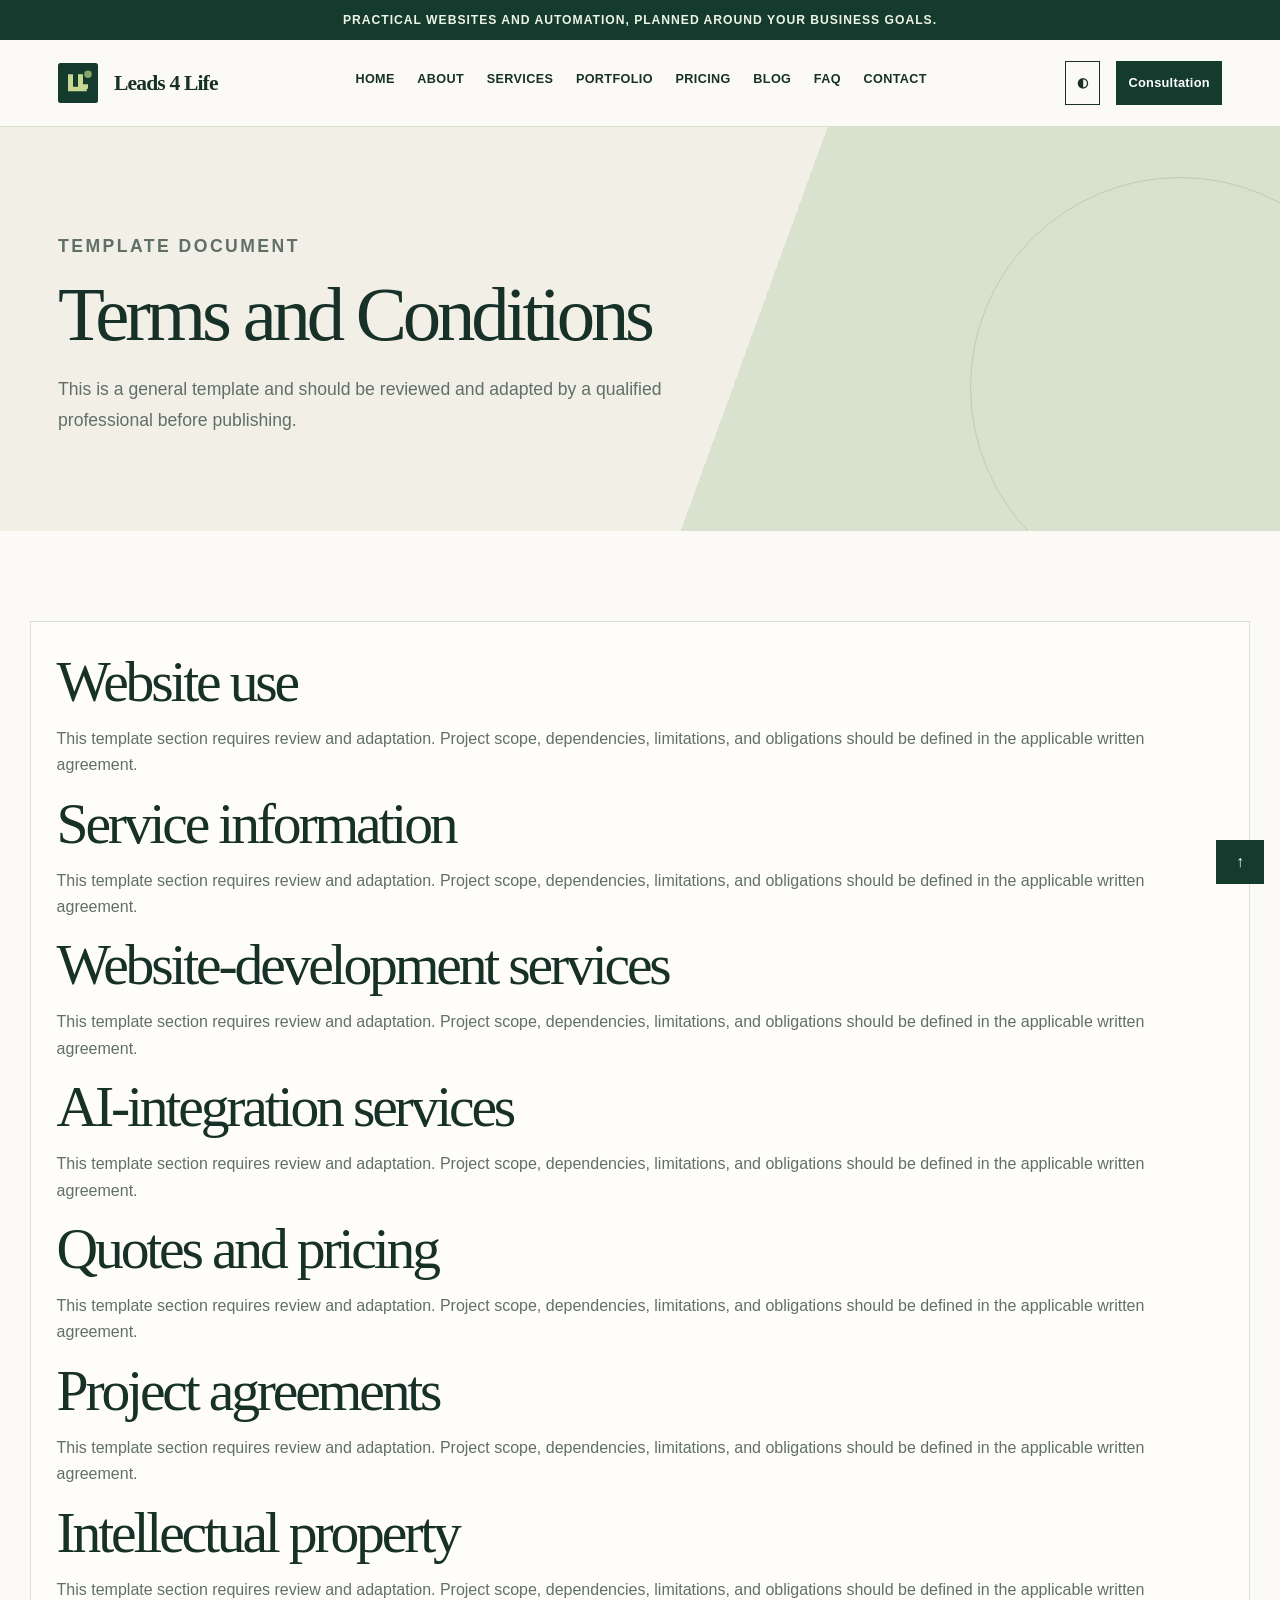
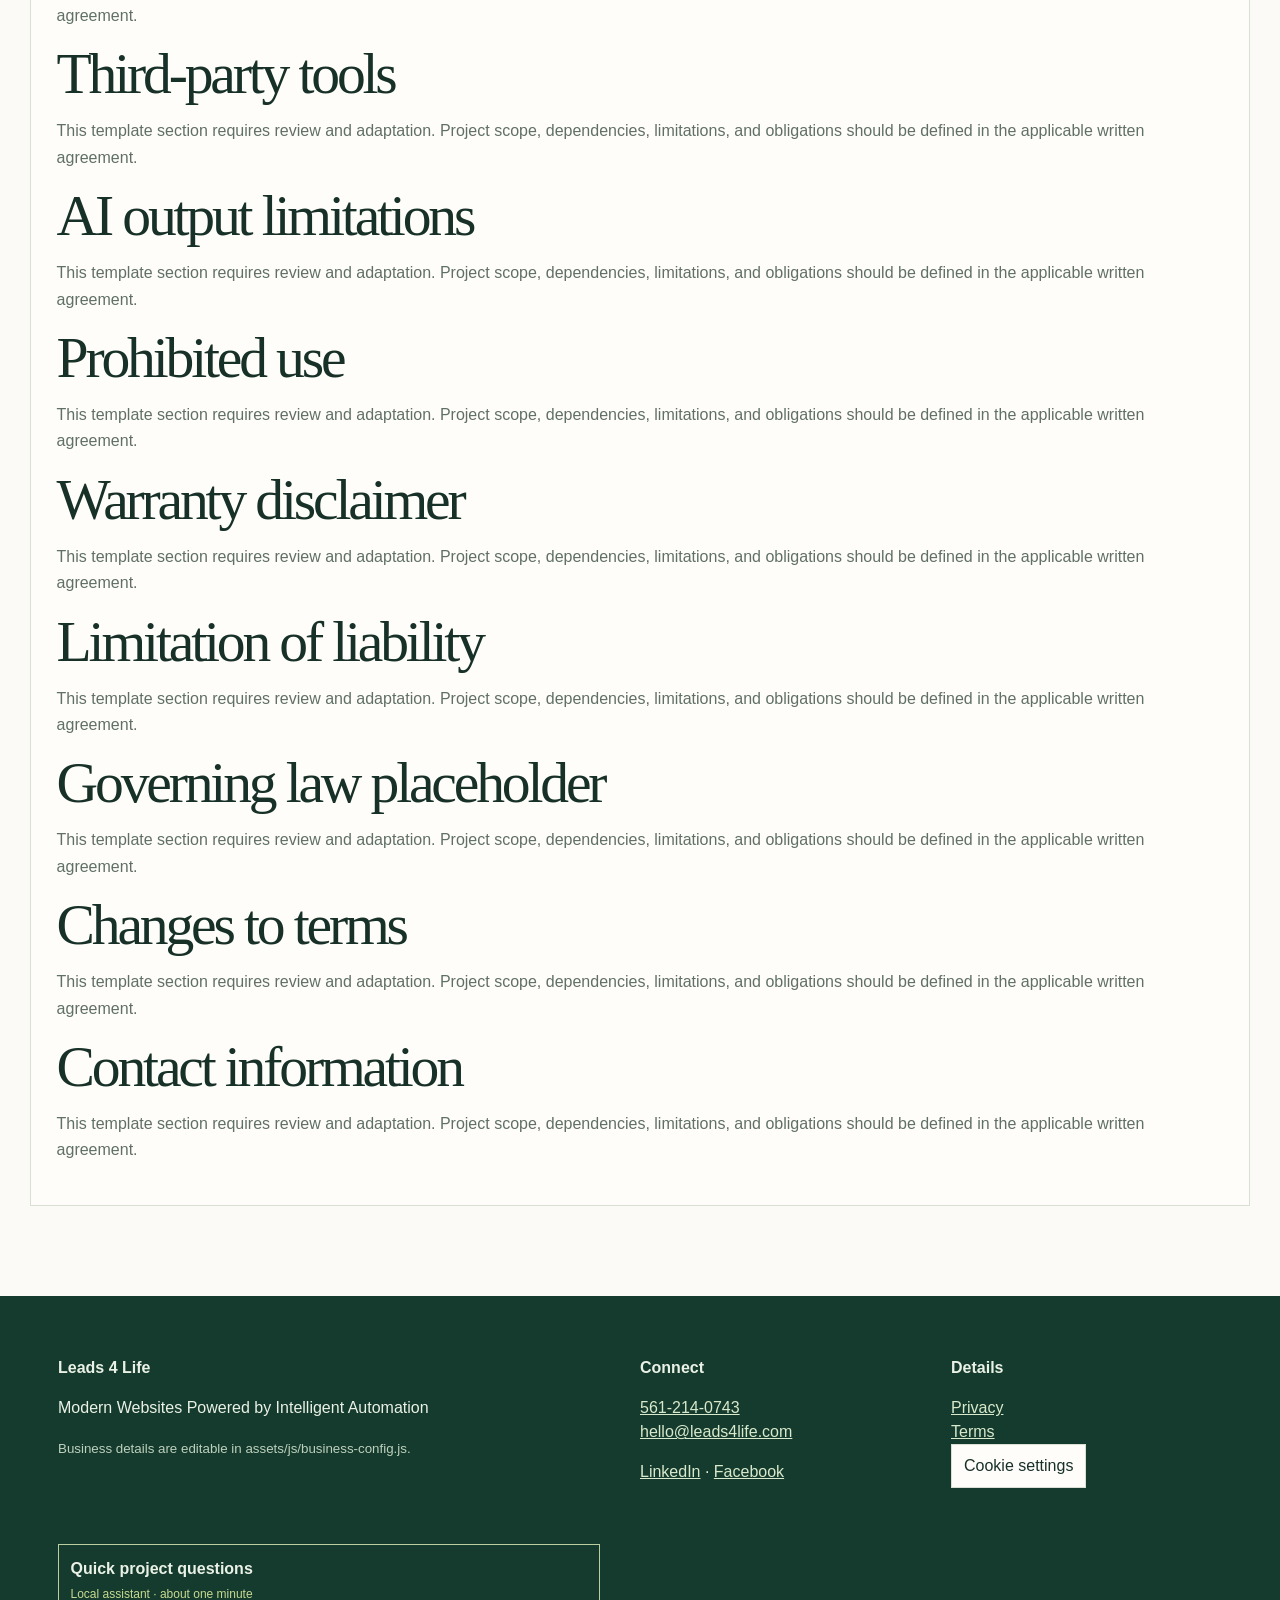
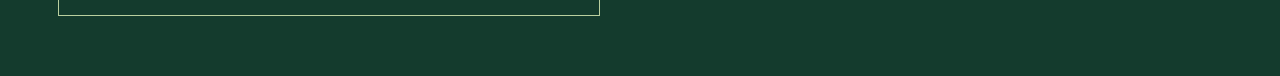
<file: terms.html>
<!doctype html><html lang="en"><head><meta charset="utf-8"><meta name="viewport" content="width=device-width,initial-scale=1"><meta name="description" content="Terms template for the agency website."><meta name="theme-color" content="#071b36"><link rel="canonical" href="https://www.leads4life.com/terms.html"><meta property="og:title" content="Terms and Conditions | Leads 4 Life"><meta property="og:description" content="Terms template for the agency website."><meta property="og:image" content="assets/svg/hero-web-ai.svg"><link rel="icon" href="assets/svg/favicon.svg"><link rel="manifest" href="site.webmanifest"><link rel="stylesheet" href="assets/css/tailwind.css"><link rel="stylesheet" href="assets/css/custom.css"><title>Terms and Conditions | Leads 4 Life</title></head><body><a class="skip" href="#main">Skip to content</a><div class="announcement">Practical websites and automation, planned around your business goals.</div><header class="header"><div class="shell nav flex items-center justify-between"><a class="brand flex items-center gap-4" href="index.html"><img src="assets/svg/logo.svg" width="35" height="35" alt="Leads 4 Life logo"><span data-business="name">Leads 4 Life</span></a><nav class="links" aria-label="Primary navigation"><a href="index.html">Home</a><a href="about.html">About</a><a href="services.html">Services</a><a href="portfolio.html">Portfolio</a><a href="pricing.html">Pricing</a><a href="blog.html">Blog</a><a href="faq.html">FAQ</a><a href="contact.html">Contact</a></nav><div class="flex gap-4 items-center"><button class="button small secondary" data-theme aria-label="Toggle color theme">◐</button><a class="button small header-cta" href="contact.html">Consultation</a><button class="menu-btn" data-menu-open aria-expanded="false" aria-controls="mobile-menu">☰</button></div></div><nav id="mobile-menu" class="mobile-menu" aria-label="Mobile navigation"><button class="button secondary" data-menu-close>Close menu</button><a href="index.html">Home</a><a href="about.html">About</a><a href="services.html">Services</a><a href="portfolio.html">Portfolio</a><a href="pricing.html">Pricing</a><a href="blog.html">Blog</a><a href="faq.html">FAQ</a><a href="contact.html">Contact</a><a class="button" href="contact.html">Request a Free Consultation</a></nav></header><main id="main">
<section class="hero"><div class="shell"><p class="eyebrow">Template document</p><h1>Terms and Conditions</h1><p class="lead">This is a general template and should be reviewed and adapted by a qualified professional before publishing.</p></div></section><section class="section"><div class="shell card">
<h2>Website use</h2><p>This template section requires review and adaptation. Project scope, dependencies, limitations, and obligations should be defined in the applicable written agreement.</p>
<h2>Service information</h2><p>This template section requires review and adaptation. Project scope, dependencies, limitations, and obligations should be defined in the applicable written agreement.</p>
<h2>Website-development services</h2><p>This template section requires review and adaptation. Project scope, dependencies, limitations, and obligations should be defined in the applicable written agreement.</p>
<h2>AI-integration services</h2><p>This template section requires review and adaptation. Project scope, dependencies, limitations, and obligations should be defined in the applicable written agreement.</p>
<h2>Quotes and pricing</h2><p>This template section requires review and adaptation. Project scope, dependencies, limitations, and obligations should be defined in the applicable written agreement.</p>
<h2>Project agreements</h2><p>This template section requires review and adaptation. Project scope, dependencies, limitations, and obligations should be defined in the applicable written agreement.</p>
<h2>Intellectual property</h2><p>This template section requires review and adaptation. Project scope, dependencies, limitations, and obligations should be defined in the applicable written agreement.</p>
<h2>Third-party tools</h2><p>This template section requires review and adaptation. Project scope, dependencies, limitations, and obligations should be defined in the applicable written agreement.</p>
<h2>AI output limitations</h2><p>This template section requires review and adaptation. Project scope, dependencies, limitations, and obligations should be defined in the applicable written agreement.</p>
<h2>Prohibited use</h2><p>This template section requires review and adaptation. Project scope, dependencies, limitations, and obligations should be defined in the applicable written agreement.</p>
<h2>Warranty disclaimer</h2><p>This template section requires review and adaptation. Project scope, dependencies, limitations, and obligations should be defined in the applicable written agreement.</p>
<h2>Limitation of liability</h2><p>This template section requires review and adaptation. Project scope, dependencies, limitations, and obligations should be defined in the applicable written agreement.</p>
<h2>Governing law placeholder</h2><p>This template section requires review and adaptation. Project scope, dependencies, limitations, and obligations should be defined in the applicable written agreement.</p>
<h2>Changes to terms</h2><p>This template section requires review and adaptation. Project scope, dependencies, limitations, and obligations should be defined in the applicable written agreement.</p>
<h2>Contact information</h2><p>This template section requires review and adaptation. Project scope, dependencies, limitations, and obligations should be defined in the applicable written agreement.</p>
</div></section>
</main><footer class="footer"><div class="shell footer-grid"><div><strong data-business="name">Leads 4 Life</strong><p>Modern Websites Powered by Intelligent Automation</p><small>Business details are editable in assets/js/business-config.js.</small></div><div><strong>Connect</strong><p><a data-business="phone" href="tel:561-214-0743">561-214-0743</a><br><a data-business="email" href="mailto:hello@leads4life.com">hello@leads4life.com</a></p><a href="#" aria-label="LinkedIn placeholder">LinkedIn</a> · <a href="#" aria-label="Facebook placeholder">Facebook</a></div><div><strong>Details</strong><p><a href="privacy.html">Privacy</a><br><a href="terms.html">Terms</a><br><button class="filter" data-cookie-open>Cookie settings</button></p></div><div class="footer-chat" data-local-chat><button class="local-chat-launch" type="button" data-chat-launch aria-expanded="false" aria-controls="local-chat-panel">Quick project questions <span>Local assistant · about one minute</span></button><section id="local-chat-panel" class="local-chat-panel" data-chat-panel hidden aria-label="Local project questionnaire"><div class="local-chat-top"><div><strong>Let’s start simply</strong><small>Private, local questionnaire</small></div><button class="local-chat-close" type="button" data-chat-close aria-label="Close questionnaire">×</button></div><div data-chat-body></div></section></div></div></footer><button class="back-top" aria-label="Back to top">↑</button><aside class="cookie hidden" aria-label="Cookie preferences"><strong>Cookie preferences</strong><p>This site stores necessary display preferences locally. Optional analytics are not loaded by default.</p><button class="button small" data-cookie="necessary">Save necessary only</button> <button class="button small secondary" data-cookie="analytics">Allow optional analytics</button></aside><script src="assets/js/business-config.js"></script><script src="assets/js/main.js" defer></script><script src="assets/js/local-chatbot.js" defer></script></body></html>
</file>
<file: assets/css/custom.css>
/* Leads 4 Life editorial, garden-inspired agency theme. Local CSS complements compiled Tailwind utilities. */
:root{--forest:#143b2d;--moss:#2f6547;--leaf:#85a866;--lime:#c7d991;--sand:#f2efe7;--cream:#fbfaf6;--surface:#fffdf9;--ink:#173128;--muted:#607066;--line:#d9dfd3;--shadow:0 20px 52px rgba(20,59,45,.12);--serif:Georgia,'Times New Roman',serif}*{box-sizing:border-box}html{scroll-behavior:smooth}body{margin:0;background:var(--cream);color:var(--ink);font-family:Arial,Helvetica,sans-serif}body.dark{--cream:#11261d;--surface:#183329;--sand:#183329;--ink:#f4f5ed;--muted:#c2cebd;--line:#466253;--forest:#0c1d16;--shadow:0 20px 52px #0007}a{color:inherit}button,a,input,select,textarea{min-height:44px}.skip{position:absolute;left:-999px}.skip:focus{left:1rem;top:1rem;z-index:99;background:#fff;padding:1rem;color:#000}.announcement{background:var(--forest);color:#eef4e5;text-align:center;padding:.68rem;font-size:.76rem;font-weight:700;letter-spacing:.08em;text-transform:uppercase}.shell{max-width:1220px;margin:auto;padding:0 28px}.header{position:sticky;top:0;z-index:20;background:color-mix(in srgb,var(--cream) 94%,transparent);backdrop-filter:blur(16px);border-bottom:1px solid var(--line)}.nav{height:86px}.brand{font-family:var(--serif);font-size:1.35rem;text-decoration:none;font-weight:700;letter-spacing:-.04em}.brand img{width:40px;height:40px}.links{display:flex;gap:.15rem;align-items:center}.links a{padding:.55rem .63rem;text-decoration:none;font-size:.79rem;font-weight:700;letter-spacing:.03em;text-transform:uppercase}.links a.active,.links a:hover{color:var(--moss)}.button{display:inline-flex;align-items:center;justify-content:center;gap:.4rem;background:var(--forest);color:#fff;border:1px solid var(--forest);border-radius:0;padding:.82rem 1.12rem;text-decoration:none;font-weight:700;letter-spacing:.02em;cursor:pointer;transition:transform .2s,background .2s}.button:hover{background:var(--moss);transform:translateY(-2px)}.button.secondary{color:var(--ink);background:transparent;border-color:var(--ink)}.button.small{padding:.52rem .7rem;font-size:.8rem}.menu-btn{display:none;background:none;border:0;color:var(--ink);font-size:1.3rem}.mobile-menu{display:none;padding:1rem;border-top:1px solid var(--line);background:var(--cream)}.mobile-menu a{display:block;padding:.75rem;text-decoration:none}.hero{padding:86px 0 78px;background:linear-gradient(110deg,var(--sand) 0%,var(--sand) 58%,#d8e2cf 58%,#d8e2cf 100%);position:relative;overflow:hidden}.hero:after{content:'';position:absolute;width:420px;height:420px;border-radius:50%;border:1px solid #85a86655;right:-110px;top:50px}.hero-grid,.split{display:grid;grid-template-columns:1.05fr .95fr;gap:4.2rem;align-items:center;position:relative;z-index:1}.hero h1,h1,h2{font-family:var(--serif);font-weight:500;letter-spacing:-.055em}.hero h1{font-size:clamp(3.15rem,6vw,5.55rem);line-height:.94;margin:.8rem 0 1.45rem;max-width:770px}.hero p,.lead{font-size:1.1rem;line-height:1.75;color:var(--muted);max-width:620px}.hero img{box-shadow:20px 20px 0 var(--forest);border-radius:1px}.eyebrow{color:var(--moss);text-transform:uppercase;letter-spacing:.14em;font-size:.73rem;font-weight:800}.actions{display:flex;gap:.75rem;flex-wrap:wrap;margin:2.1rem 0}.trust{font-size:.82rem;letter-spacing:.02em}.section{padding:90px 0}.section.alt{background:var(--sand)}h2{font-size:clamp(2.35rem,4.5vw,4rem);margin:.3rem 0 1rem;line-height:.99}h3{margin:.45rem 0 .7rem;font-family:var(--serif);font-size:1.55rem;font-weight:500;letter-spacing:-.03em}.section-head{max-width:700px;margin-bottom:2.6rem}.cards{display:grid;grid-template-columns:repeat(3,1fr);gap:1.25rem}.cards.two{grid-template-columns:repeat(2,1fr)}.card{background:var(--surface);border:1px solid var(--line);border-radius:0;padding:1.6rem;box-shadow:none;transition:transform .22s,box-shadow .22s}.card:hover{transform:translateY(-5px);box-shadow:var(--shadow)}.card p,.card li{color:var(--muted);line-height:1.65}.card img{width:100%;height:auto;margin:-.2rem 0 1.25rem}.icon{width:48px!important;height:48px!important;object-fit:contain}.stats{display:grid;grid-template-columns:repeat(4,1fr);gap:0}.stat{padding:1.4rem;border-left:1px solid var(--line);background:var(--cream);font-size:.9rem}.stat:first-child{border-left:0}.stat strong{display:block;font-family:var(--serif);font-size:1.8rem;font-weight:500;color:var(--forest)}.cta{background:var(--forest);color:#fff;border-radius:0;padding:4rem;position:relative;overflow:hidden}.cta:after{content:'✦';position:absolute;right:4%;top:-32%;font-size:18rem;color:#ffffff12}.cta h2{max-width:700px}.cta p{color:#d8e6d5;position:relative}.cta .button{position:relative;background:var(--lime);border-color:var(--lime);color:var(--forest)}.footer{background:var(--forest);color:#eaf1e7;padding:60px 0}.footer a{color:#d9e9cc}.footer-grid{display:grid;grid-template-columns:2fr 1fr 1fr;gap:2.5rem}.footer small{color:#bed0bd}.filters{display:flex;gap:.5rem;flex-wrap:wrap;margin:1rem 0 1.5rem}.filter{padding:.5rem .75rem;border:1px solid var(--line);background:var(--surface);color:var(--ink);border-radius:0;cursor:pointer}.filter[aria-pressed=true]{background:var(--forest);color:#fff}.modal{position:fixed;inset:0;background:#102419cc;z-index:100;display:grid;place-items:center;padding:1rem}.modal-box{max-width:600px;width:100%;max-height:85vh;overflow:auto;background:var(--surface);padding:2rem}.chat{background:var(--surface);border:1px solid var(--line);padding:1.35rem;box-shadow:12px 12px 0 var(--lime)}.messages{height:210px;overflow:auto}.bubble{padding:.7rem;border-radius:0;margin:.5rem 0;max-width:85%;background:#e4eedb;color:#173128}.bubble.user{margin-left:auto;background:#dce9d3}.quick{display:flex;gap:.4rem;flex-wrap:wrap}.quick button{font-size:.82rem}.form-grid{display:grid;grid-template-columns:repeat(2,1fr);gap:1rem}.field{display:grid;gap:.35rem}.field.full{grid-column:1/-1}input,select,textarea{padding:.75rem;border:1px solid var(--line);border-radius:0;background:var(--surface);color:var(--ink)}textarea{min-height:120px}.notice{padding:1rem;background:#dcefdc;color:#075a3b}.notice.error{background:#ffe4e6;color:#9f1239}.accordion{border-bottom:1px solid var(--line)}.accordion button{width:100%;text-align:left;background:none;border:0;color:var(--ink);font-family:var(--serif);font-size:1.25rem;padding:1.2rem 0;display:flex;justify-content:space-between}.answer{padding:0 0 1.2rem;color:var(--muted);line-height:1.65}.back-top{position:fixed;right:1rem;bottom:1rem;z-index:10;border-radius:0;width:48px;border:0;background:var(--forest);color:#fff}.cookie{position:fixed;bottom:1rem;left:1rem;right:1rem;z-index:50;max-width:560px;padding:1rem;background:var(--surface);border:1px solid var(--line);box-shadow:var(--shadow)}
@media(max-width:900px){.links,.header-cta{display:none}.menu-btn{display:block}.mobile-menu.open{display:block}.hero-grid,.split{grid-template-columns:1fr;gap:2.5rem}.cards{grid-template-columns:repeat(2,1fr)}.stats{grid-template-columns:repeat(2,1fr)}.hero{padding-top:60px}.hero img{max-width:600px}}@media(max-width:560px){.cards,.cards.two,.form-grid,.footer-grid{grid-template-columns:1fr}.shell{padding:0 18px}.section{padding:60px 0}.hero h1{font-size:3rem}.cta{padding:2.3rem 1.3rem}.stat:nth-child(odd){border-left:0}.stat{border-top:1px solid var(--line)}}@media(prefers-reduced-motion:reduce){*{scroll-behavior:auto!important;transition:none!important}}
/* Local, no-third-party lead questionnaire */
.footer-chat{position:relative;align-self:start}.local-chat-launch{width:100%;background:transparent;color:#eaf1e7;border:1px solid #b9cf9f;padding:.72rem;text-align:left;font-weight:700;cursor:pointer}.local-chat-launch span{display:block;color:#c8d991;font-size:.75rem;margin-top:.28rem;font-weight:400}.local-chat-panel{position:absolute;right:0;bottom:calc(100% + 14px);width:min(350px,calc(100vw - 36px));background:var(--surface);color:var(--ink);border:1px solid var(--line);box-shadow:var(--shadow);padding:1.25rem;z-index:30}.local-chat-top{display:flex;justify-content:space-between;align-items:start;gap:1rem;border-bottom:1px solid var(--line);padding-bottom:.8rem;margin-bottom:1rem}.local-chat-top strong{font-family:var(--serif);font-size:1.25rem;font-weight:500}.local-chat-top small{display:block;color:var(--muted);margin-top:.2rem}.local-chat-close{border:0;background:transparent;color:var(--ink);font-size:1.1rem;cursor:pointer}.local-chat-progress{font-size:.72rem;text-transform:uppercase;letter-spacing:.1em;color:var(--moss);font-weight:700}.local-chat-panel h3{font-size:1.4rem}.local-chat-options{display:grid;gap:.5rem}.local-chat-options button,.local-chat-restart{background:transparent;color:var(--ink);border:1px solid var(--line);padding:.65rem;text-align:left;cursor:pointer}.local-chat-options button:hover{border-color:var(--moss);background:var(--sand)}.local-chat-copy,.local-chat-intro{color:var(--muted);line-height:1.55}.local-chat-restart{display:block;margin-top:.7rem;width:100%;text-align:center}@media(max-width:560px){.local-chat-panel{position:fixed;bottom:14px;right:18px;left:18px;width:auto}.footer-chat{max-width:280px}}
</file>
